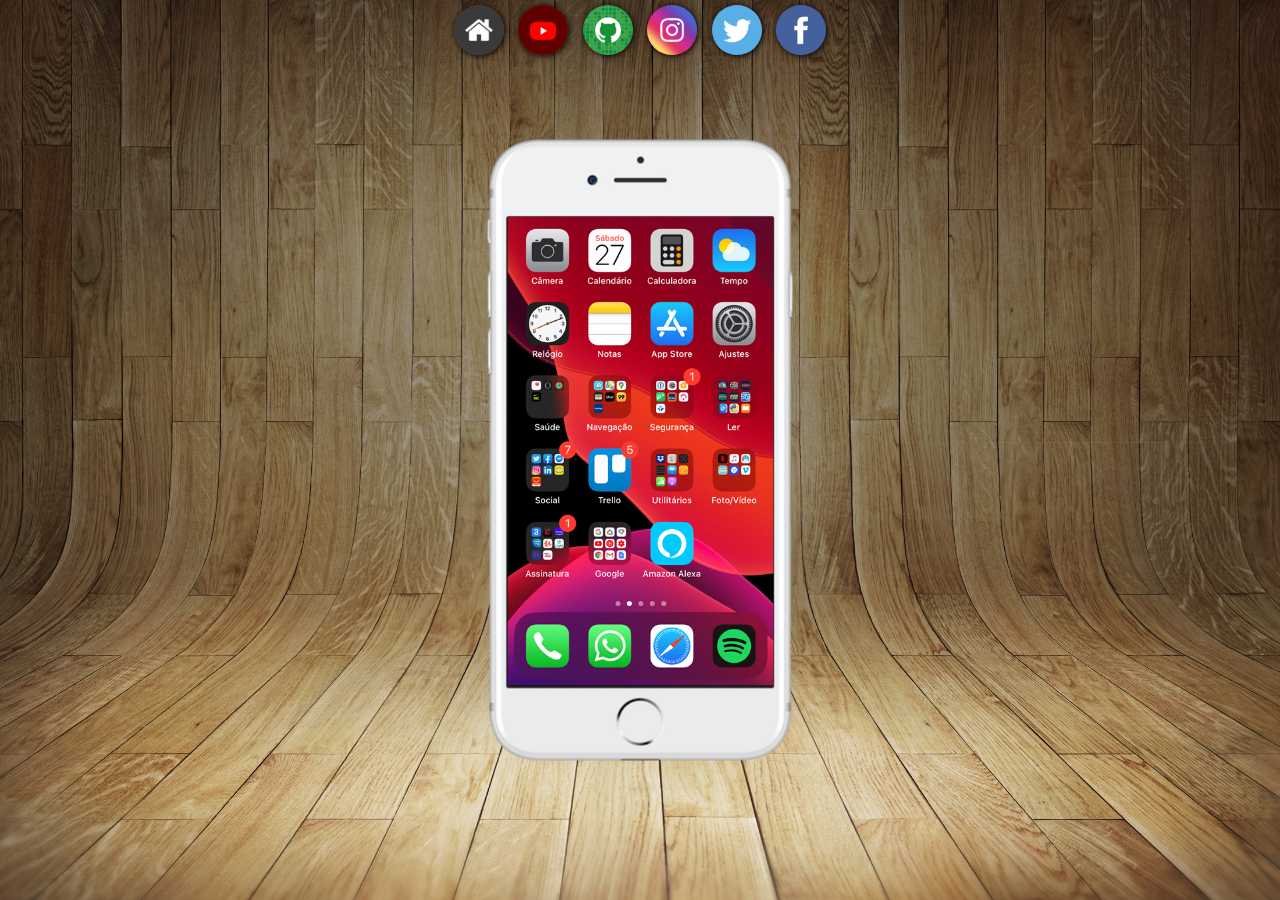
<file: index.html>
<!DOCTYPE html>
<html lang="pt-BR">
<head>
    <meta charset="UTF-8">
    <meta name="viewport" content="width=device-width, initial-scale=1.0">
    <link rel="shortcut icon" href="favicon.ico" type="image/x-icon">
    <link rel="stylesheet" href="estilos/style.css">
    <title>Projeto Social</title>
</head>
<body>
    <main>
        <section id="telefone">
            <iframe src="home.html" frameborder="0" name="tela" id="tela"></iframe>
        </section>
        <section id="redessociais">
            <a href="home.html" target="tela"><img src="imagens/logo-home.jpg" alt=""></a>
            <a href="youtube.html" target="tela"><img src="imagens/logo-youtube.jpg" alt=""></a>
            <a href="github.html" target="tela"><img src="imagens/logo-github.jpg" alt=""></a>
            <a href="instagram.html" target="tela"><img src="imagens/logo-instagram.jpg" alt=""></a>
            <a href="twitter.html" target="tela"><img src="imagens/logo-twitter.jpg" alt=""></a>
            <a href="facebook.html" target="tela"><img src="imagens/logo-facebook.jpg" alt=""></a>
        </section>
    </main>
</body>
</html>
</file>
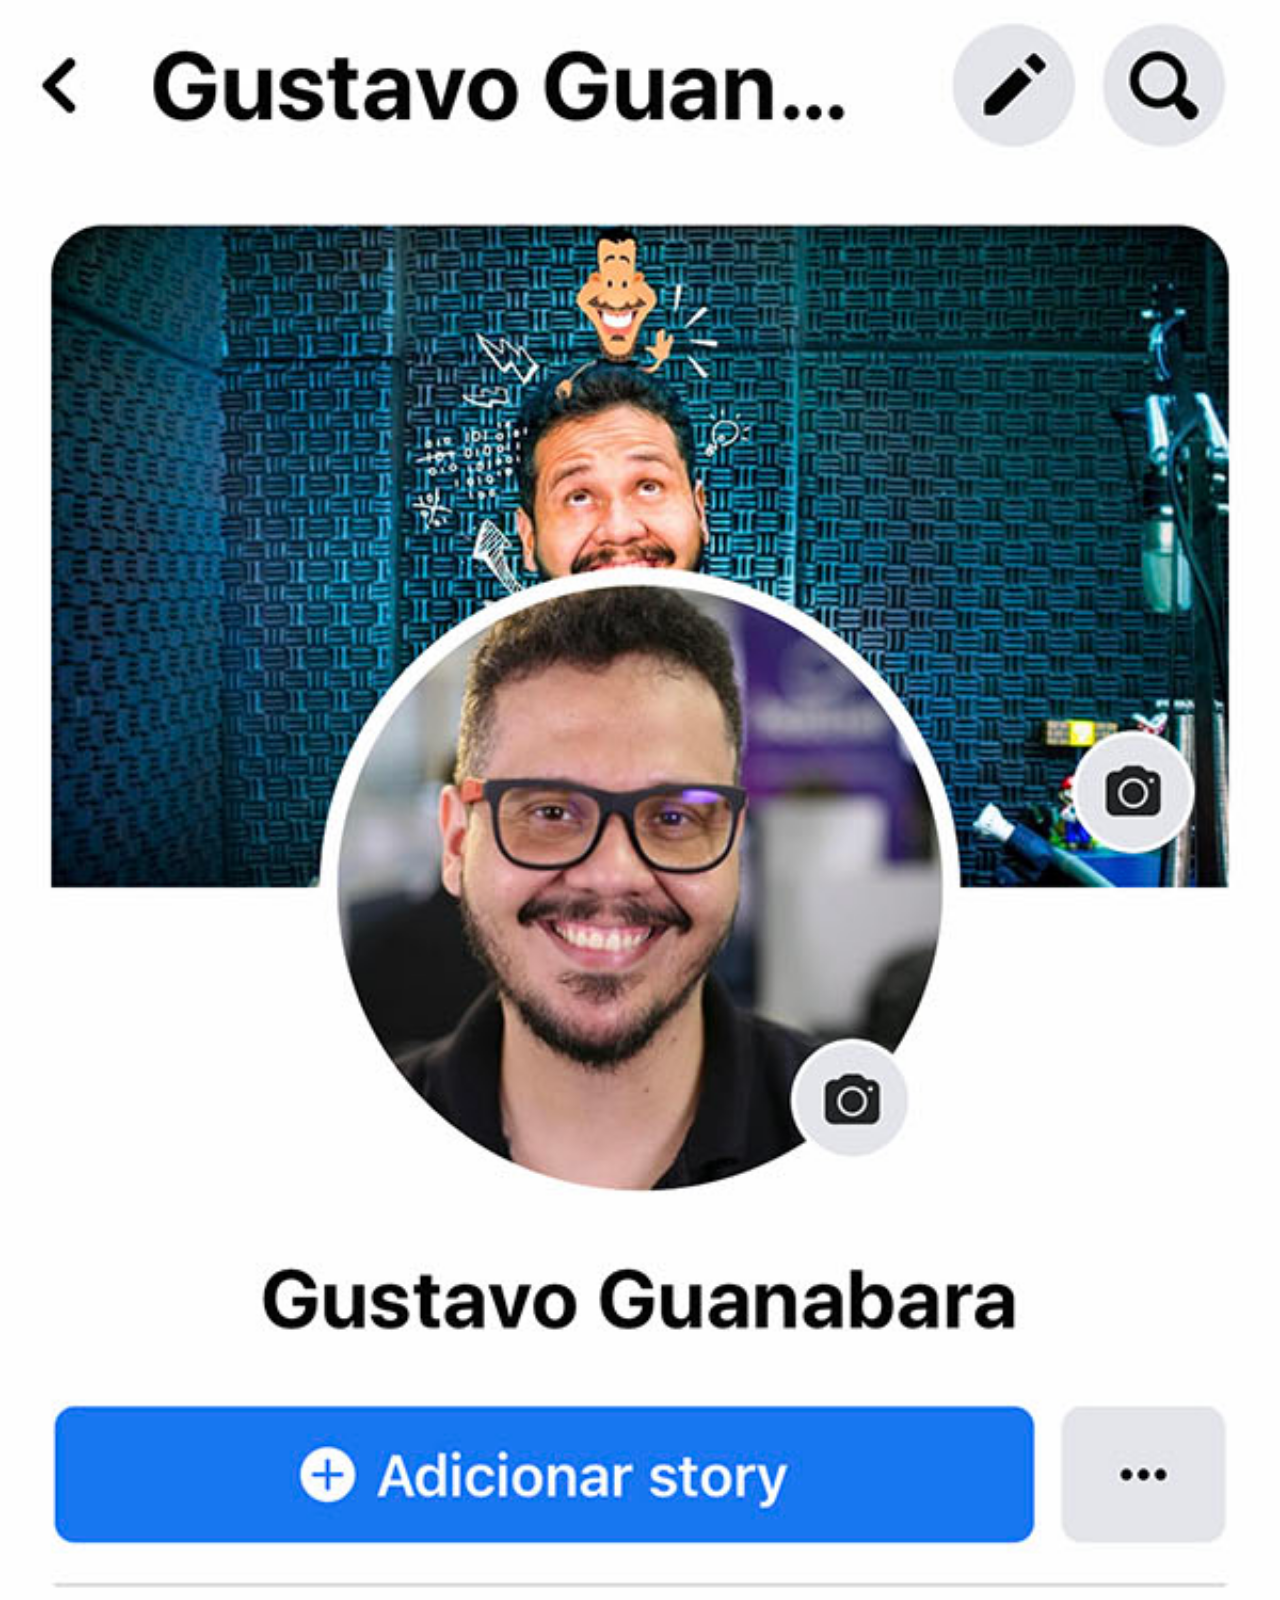
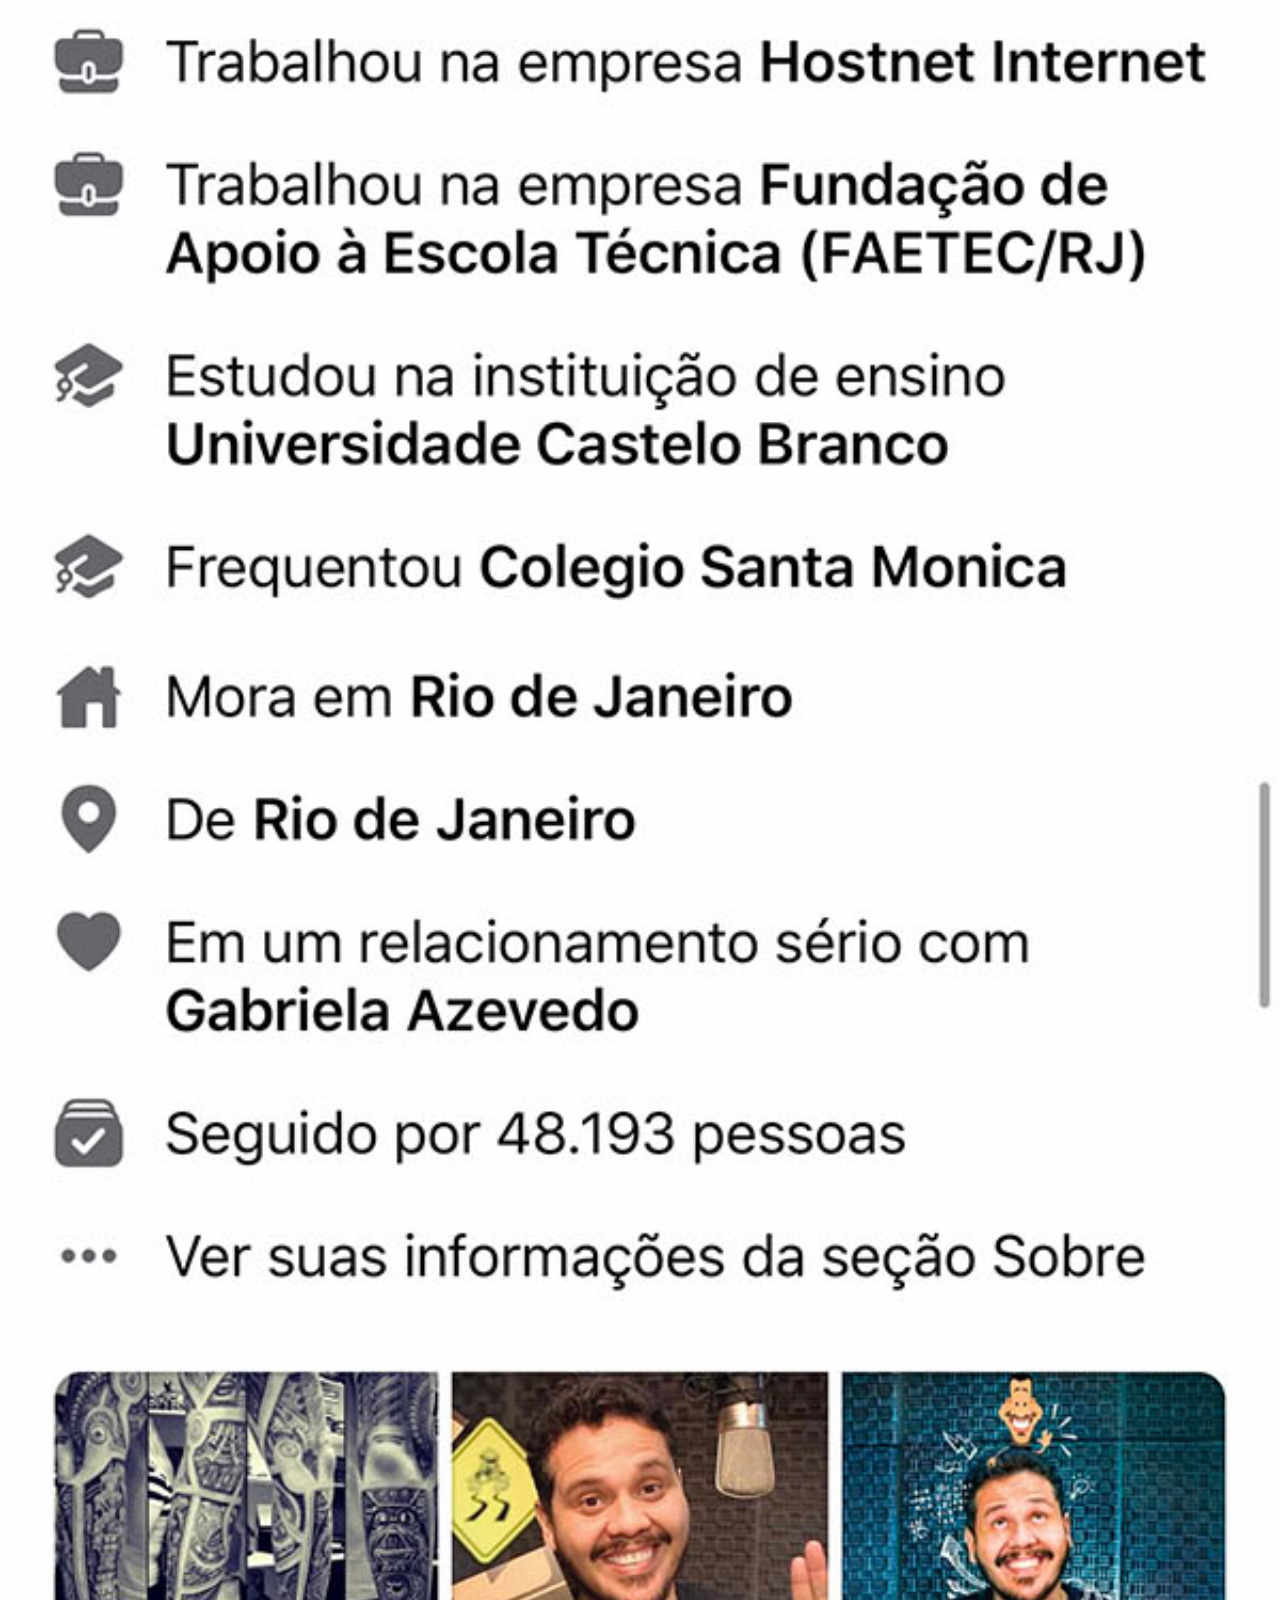
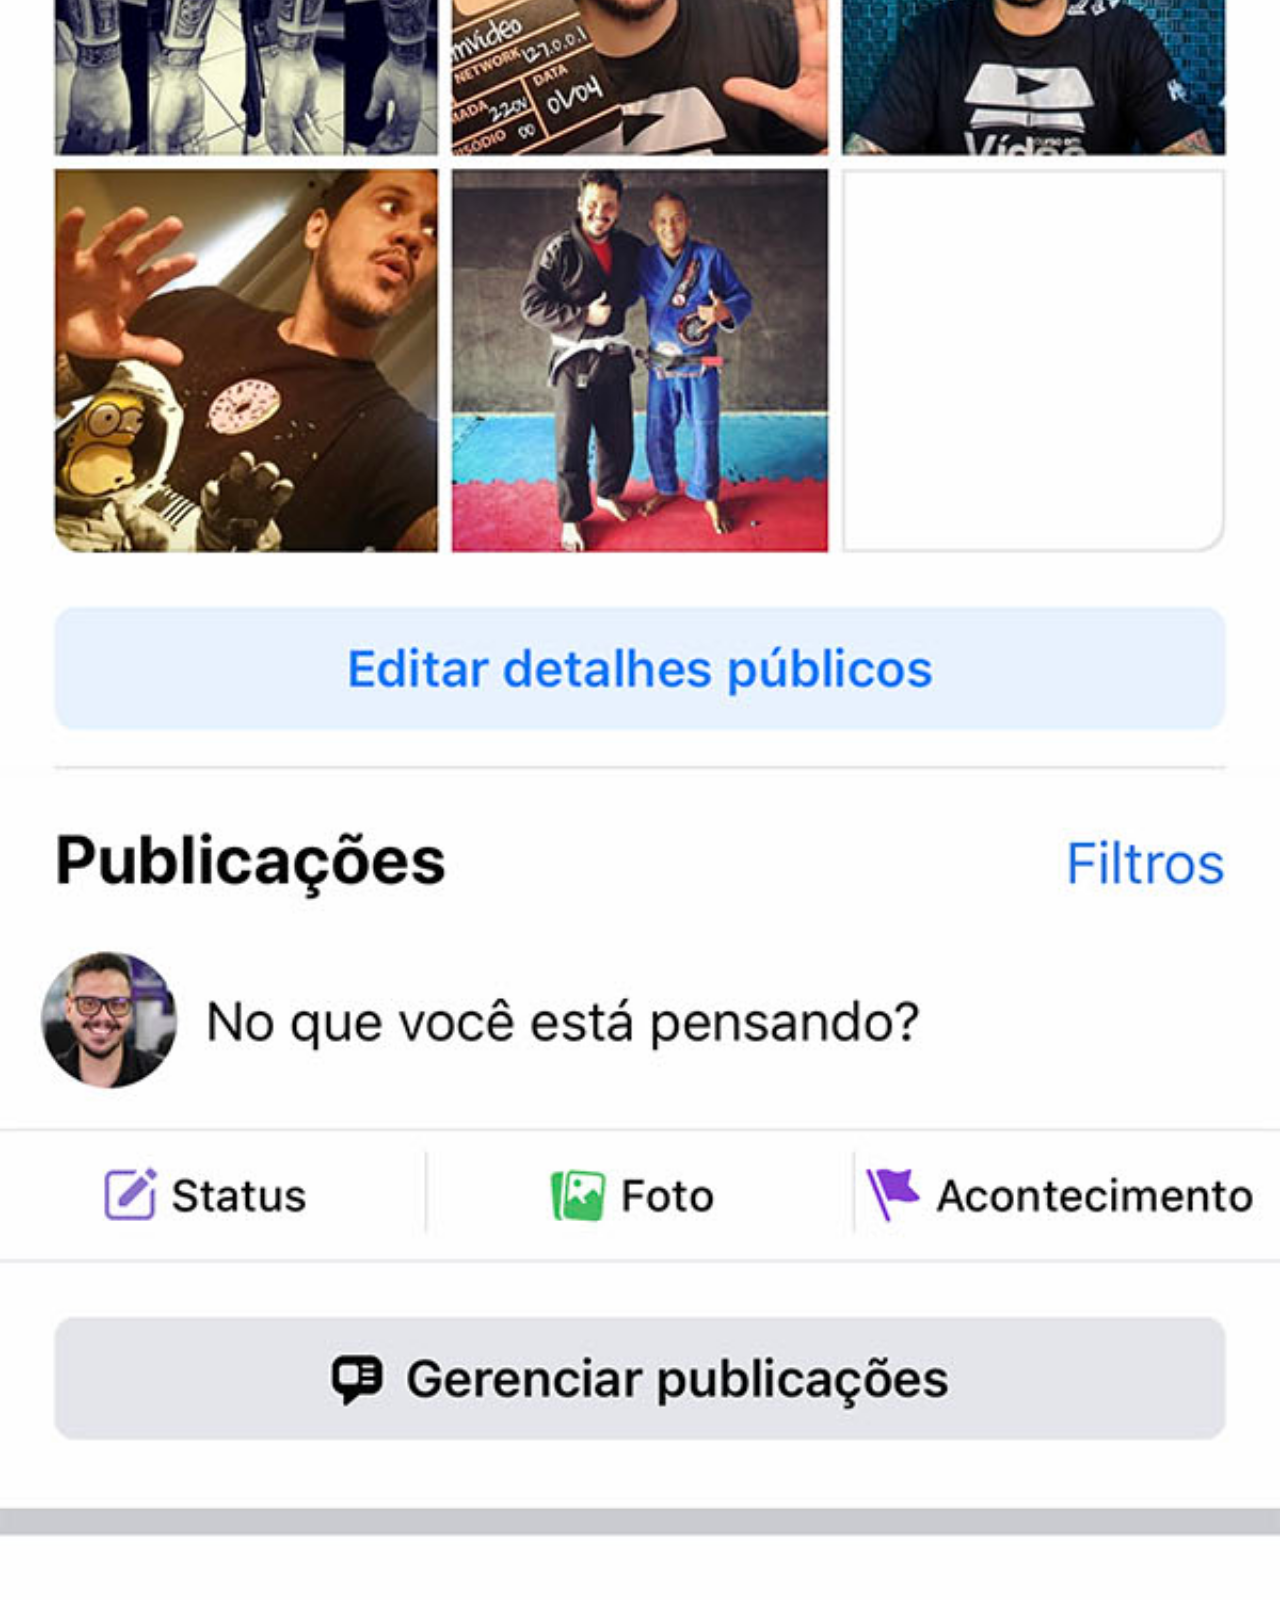
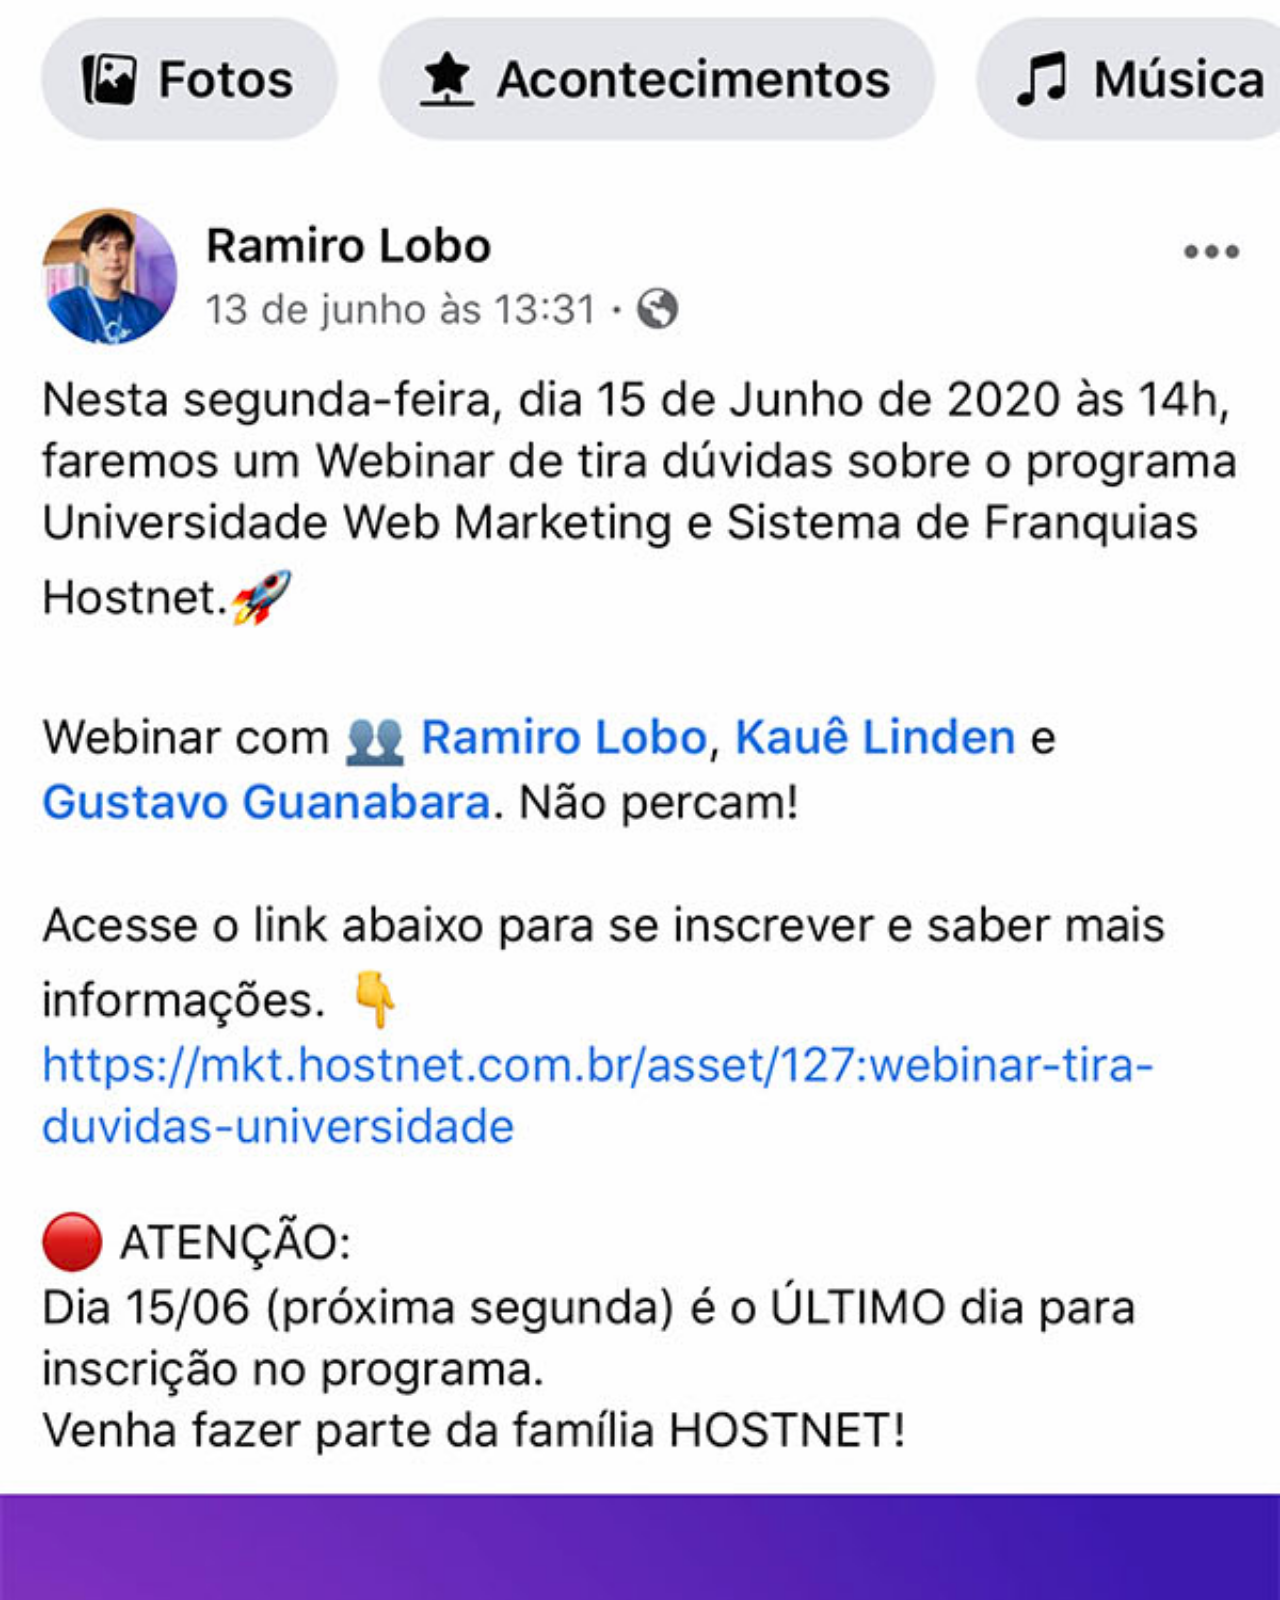
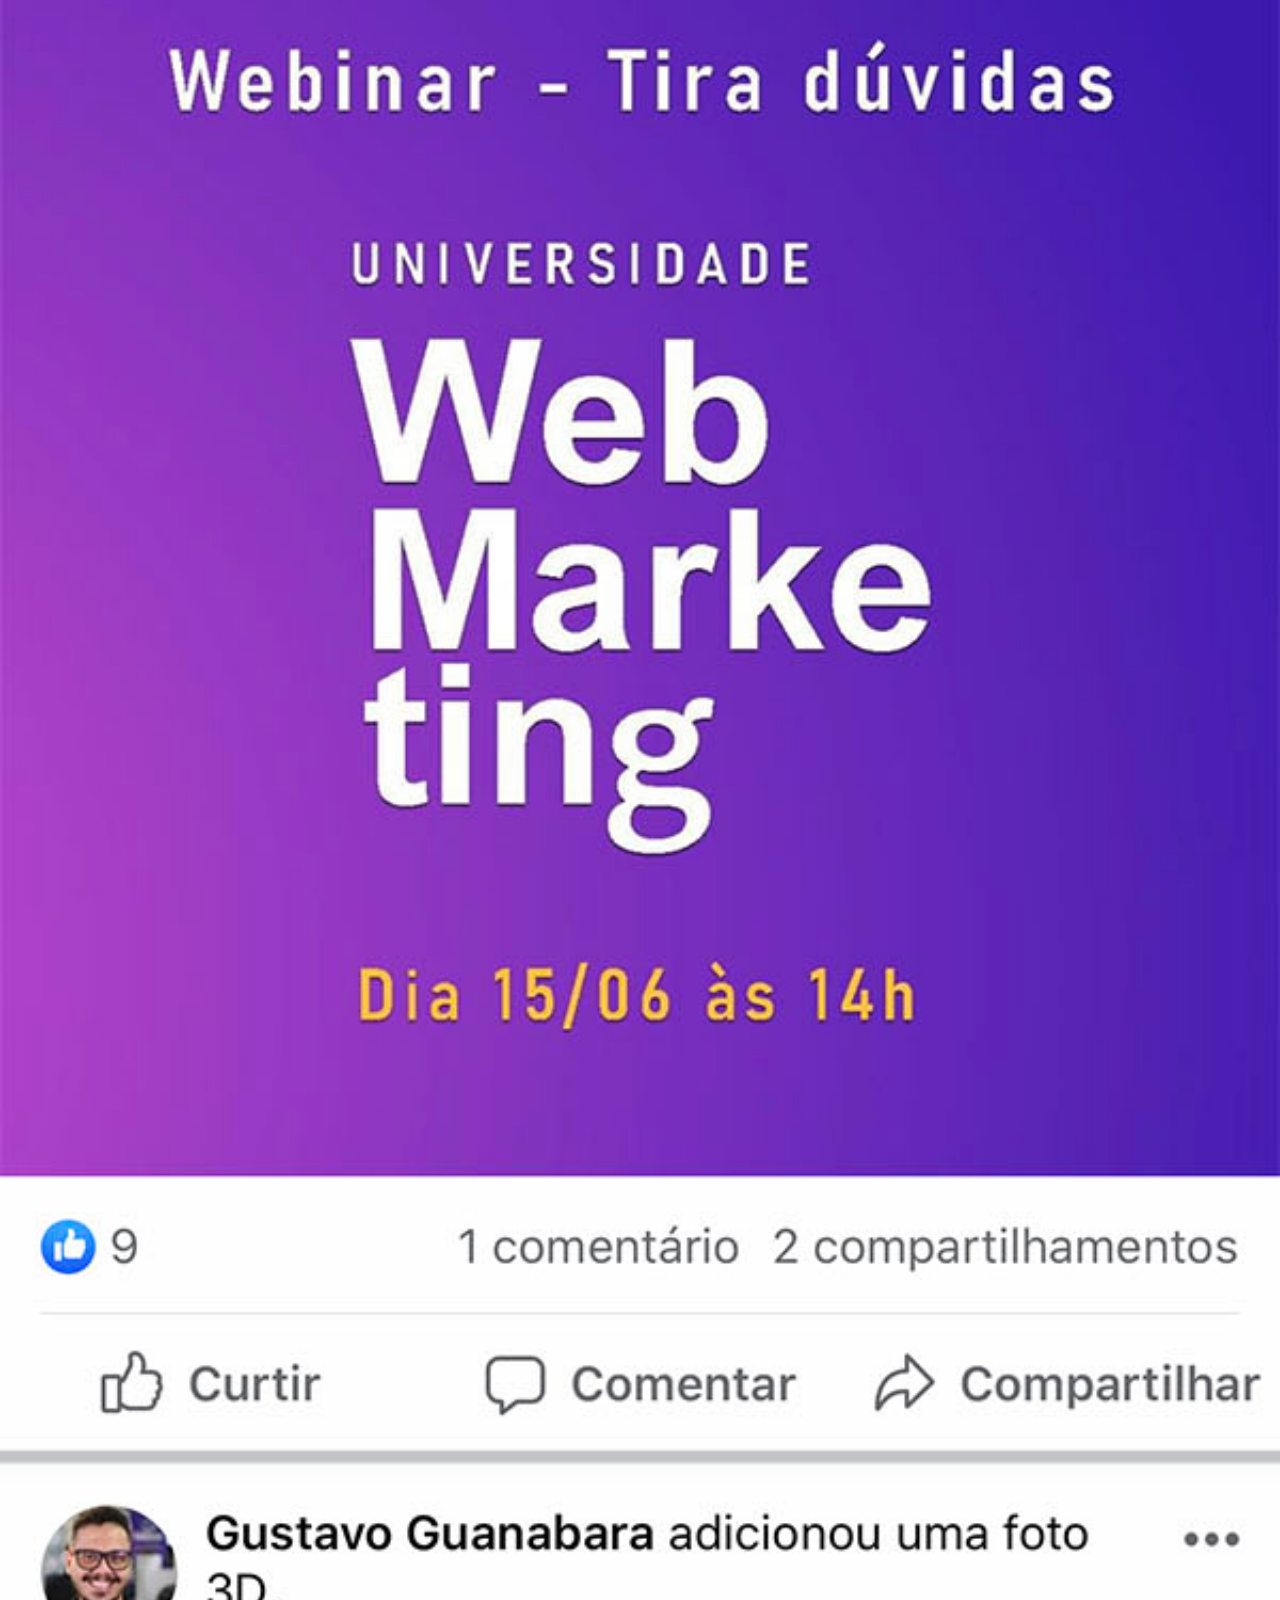
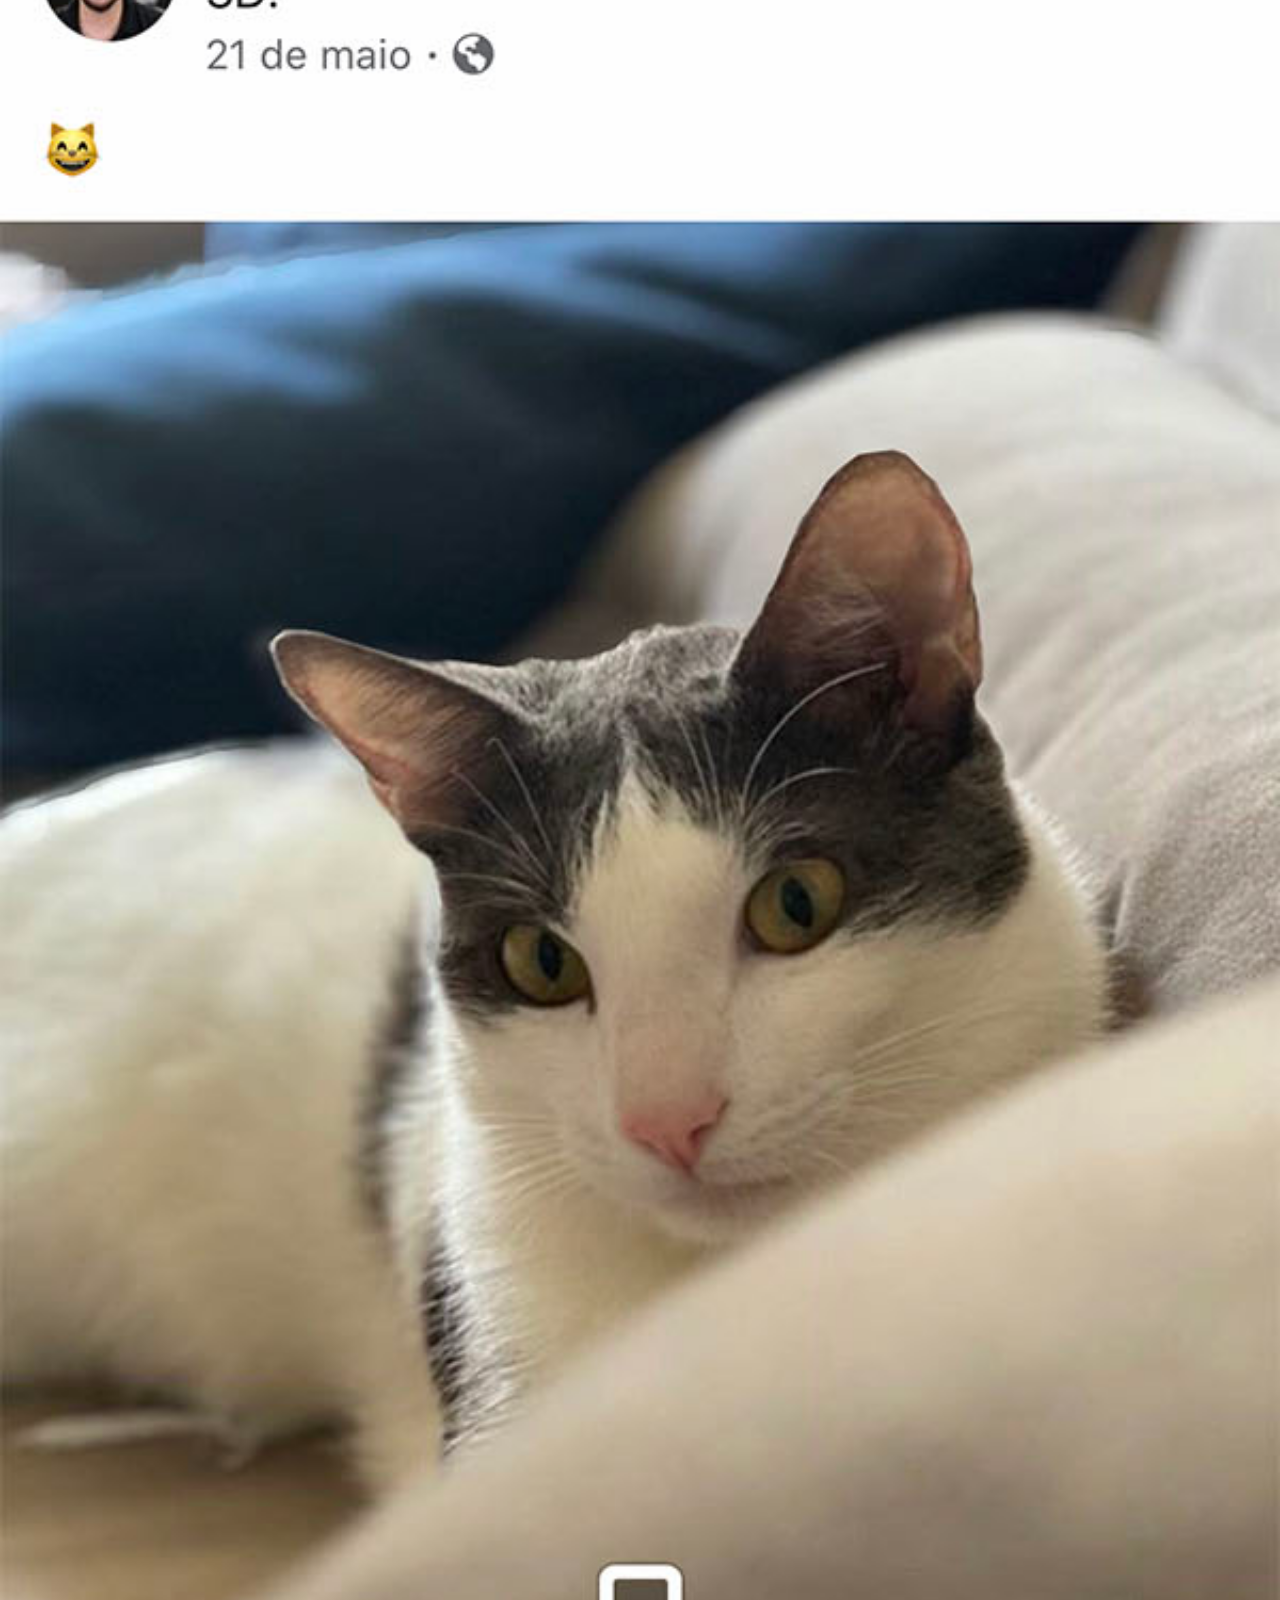
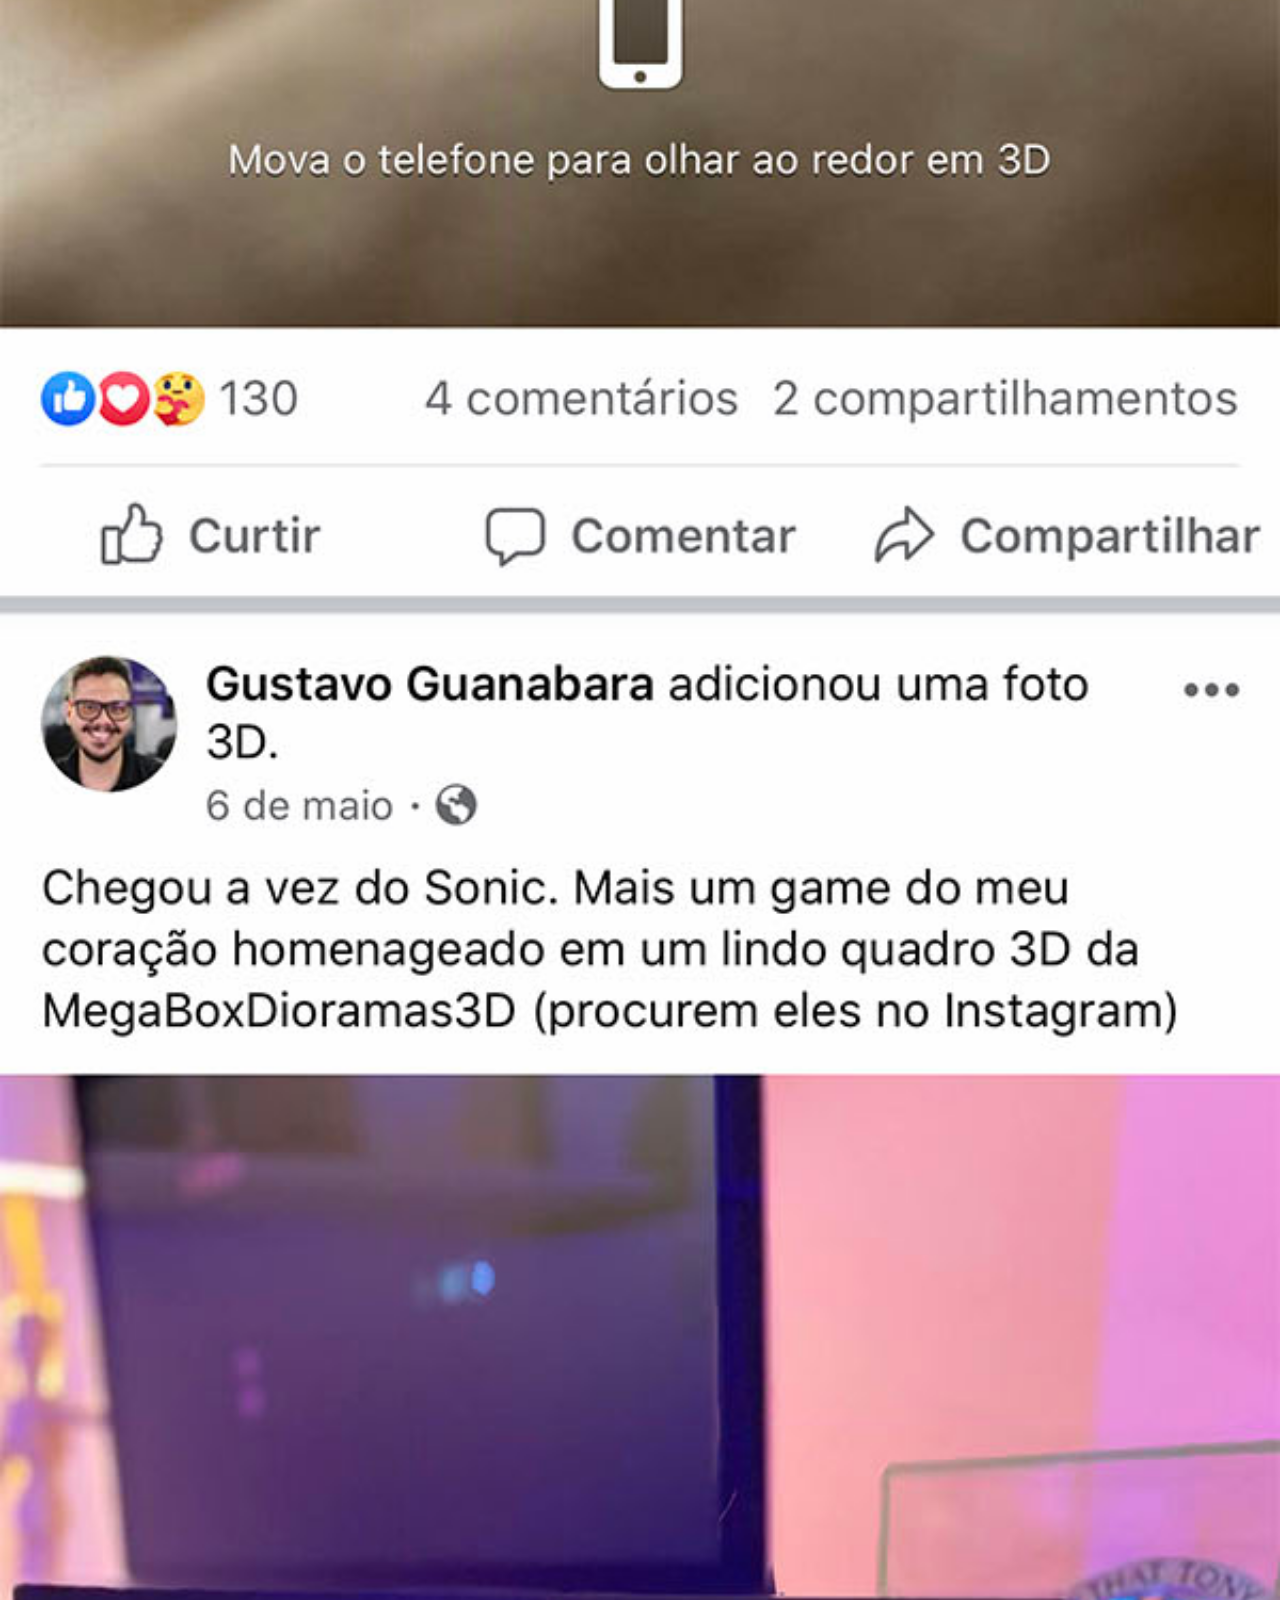
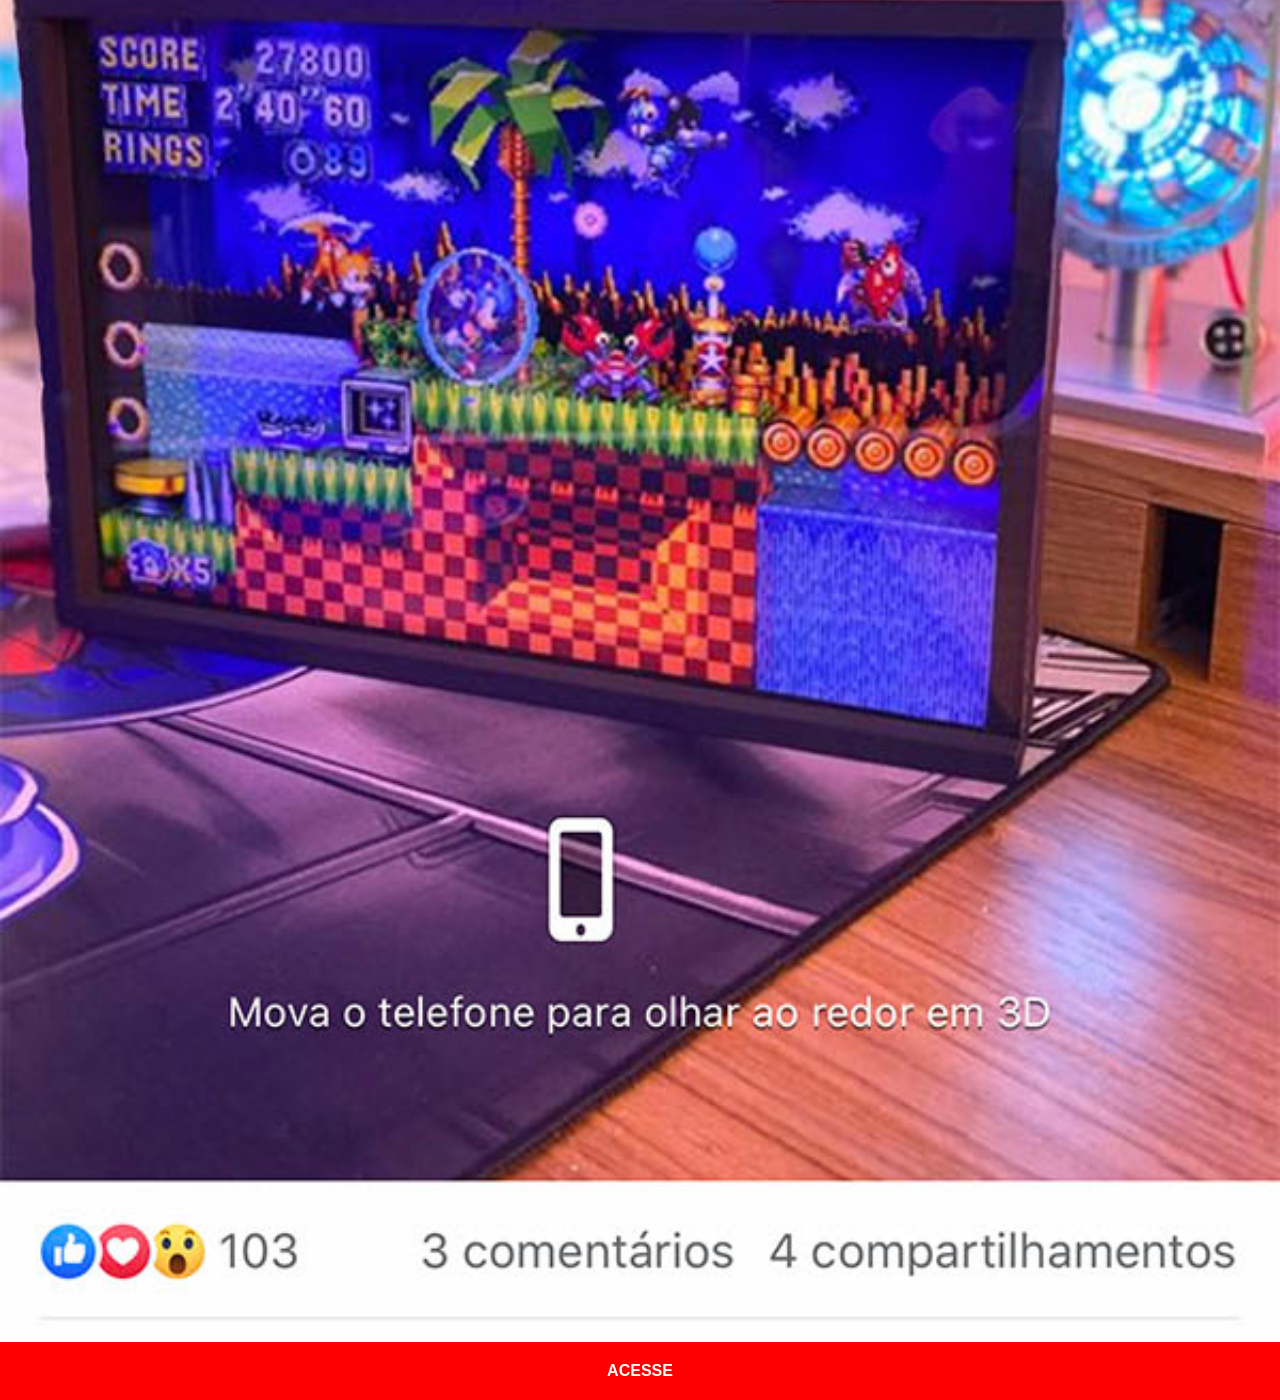
<file: facebook.html>
<!DOCTYPE html>
<html lang="pt-BR">
<head>
    <meta charset="UTF-8">
    <meta name="viewport" content="width=device-width, initial-scale=1.0">
    <title>Facebook</title>
    <link rel="stylesheet" href="estilos/social.css">
</head>
<body>
    <img src="imagens/tela-facebook.jpg">
    <a href="" target="_blank">ACESSE</a>
</body>
</html>
</file>
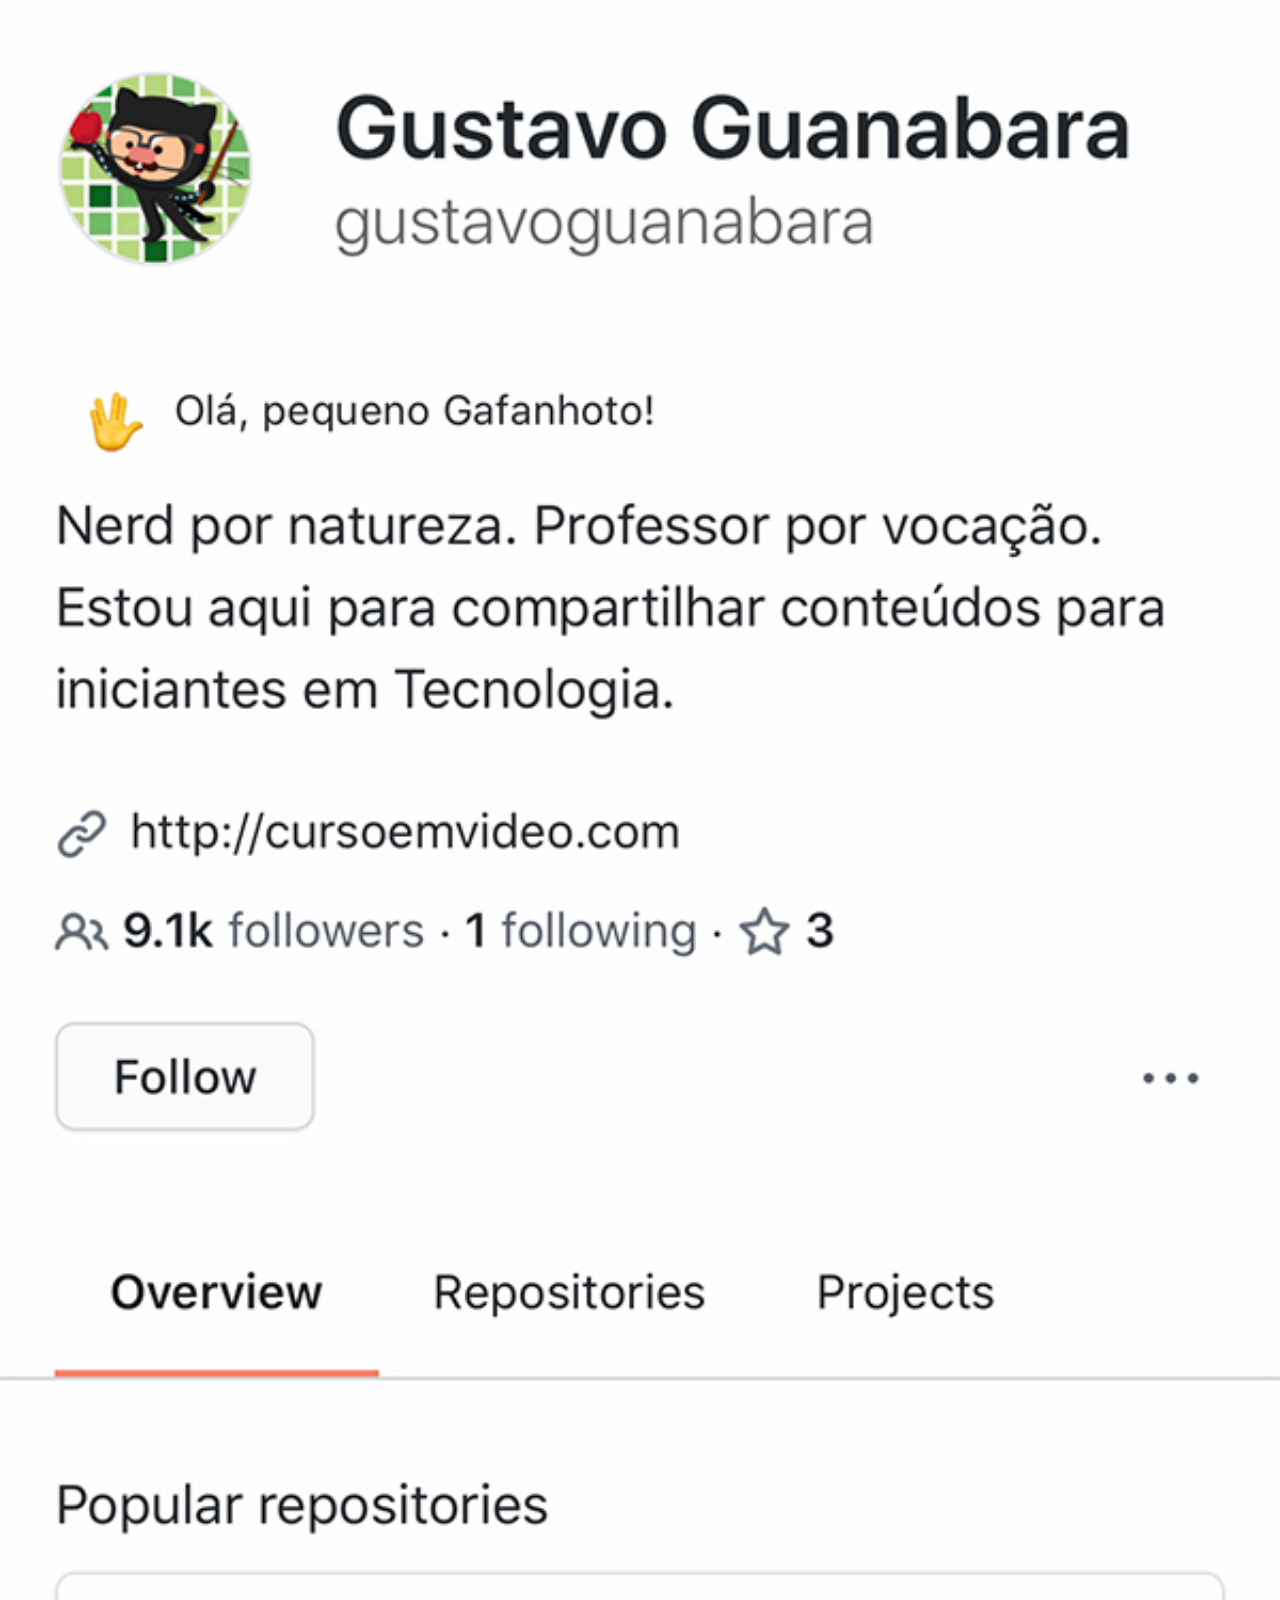
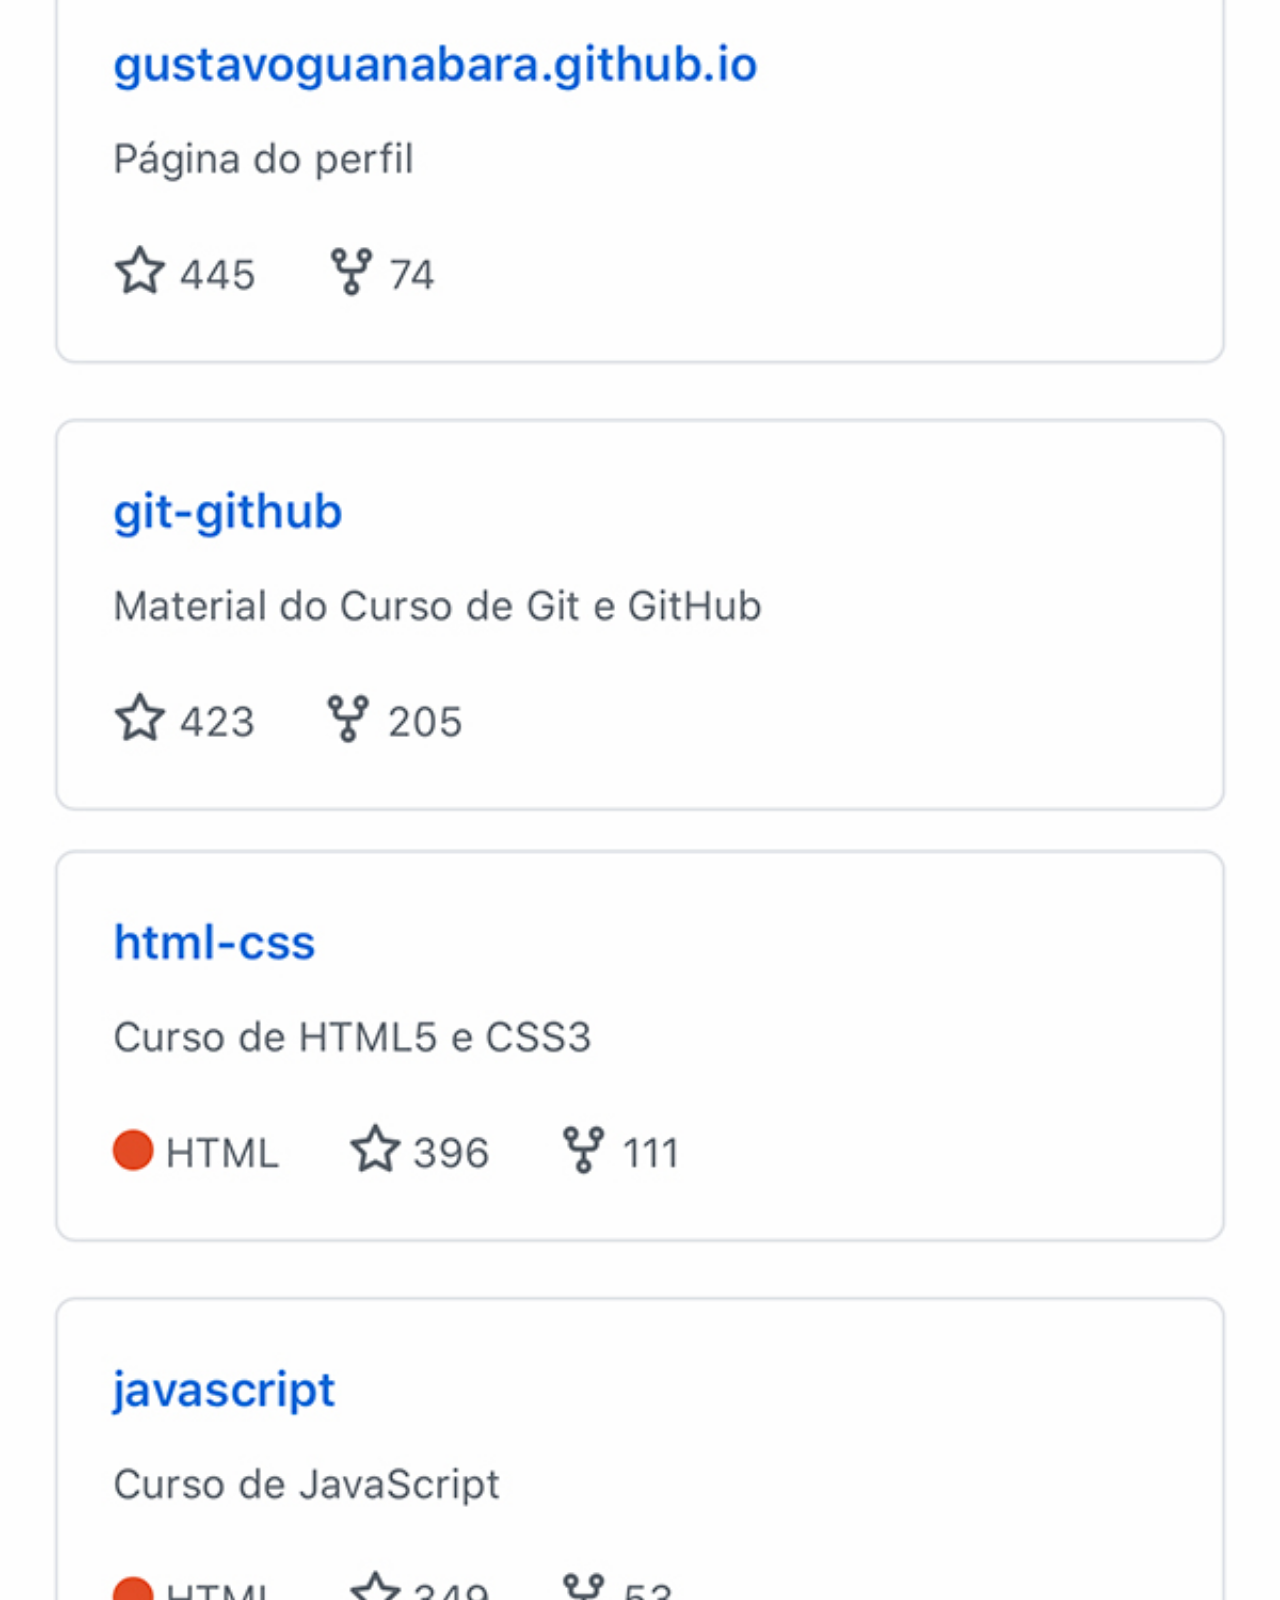
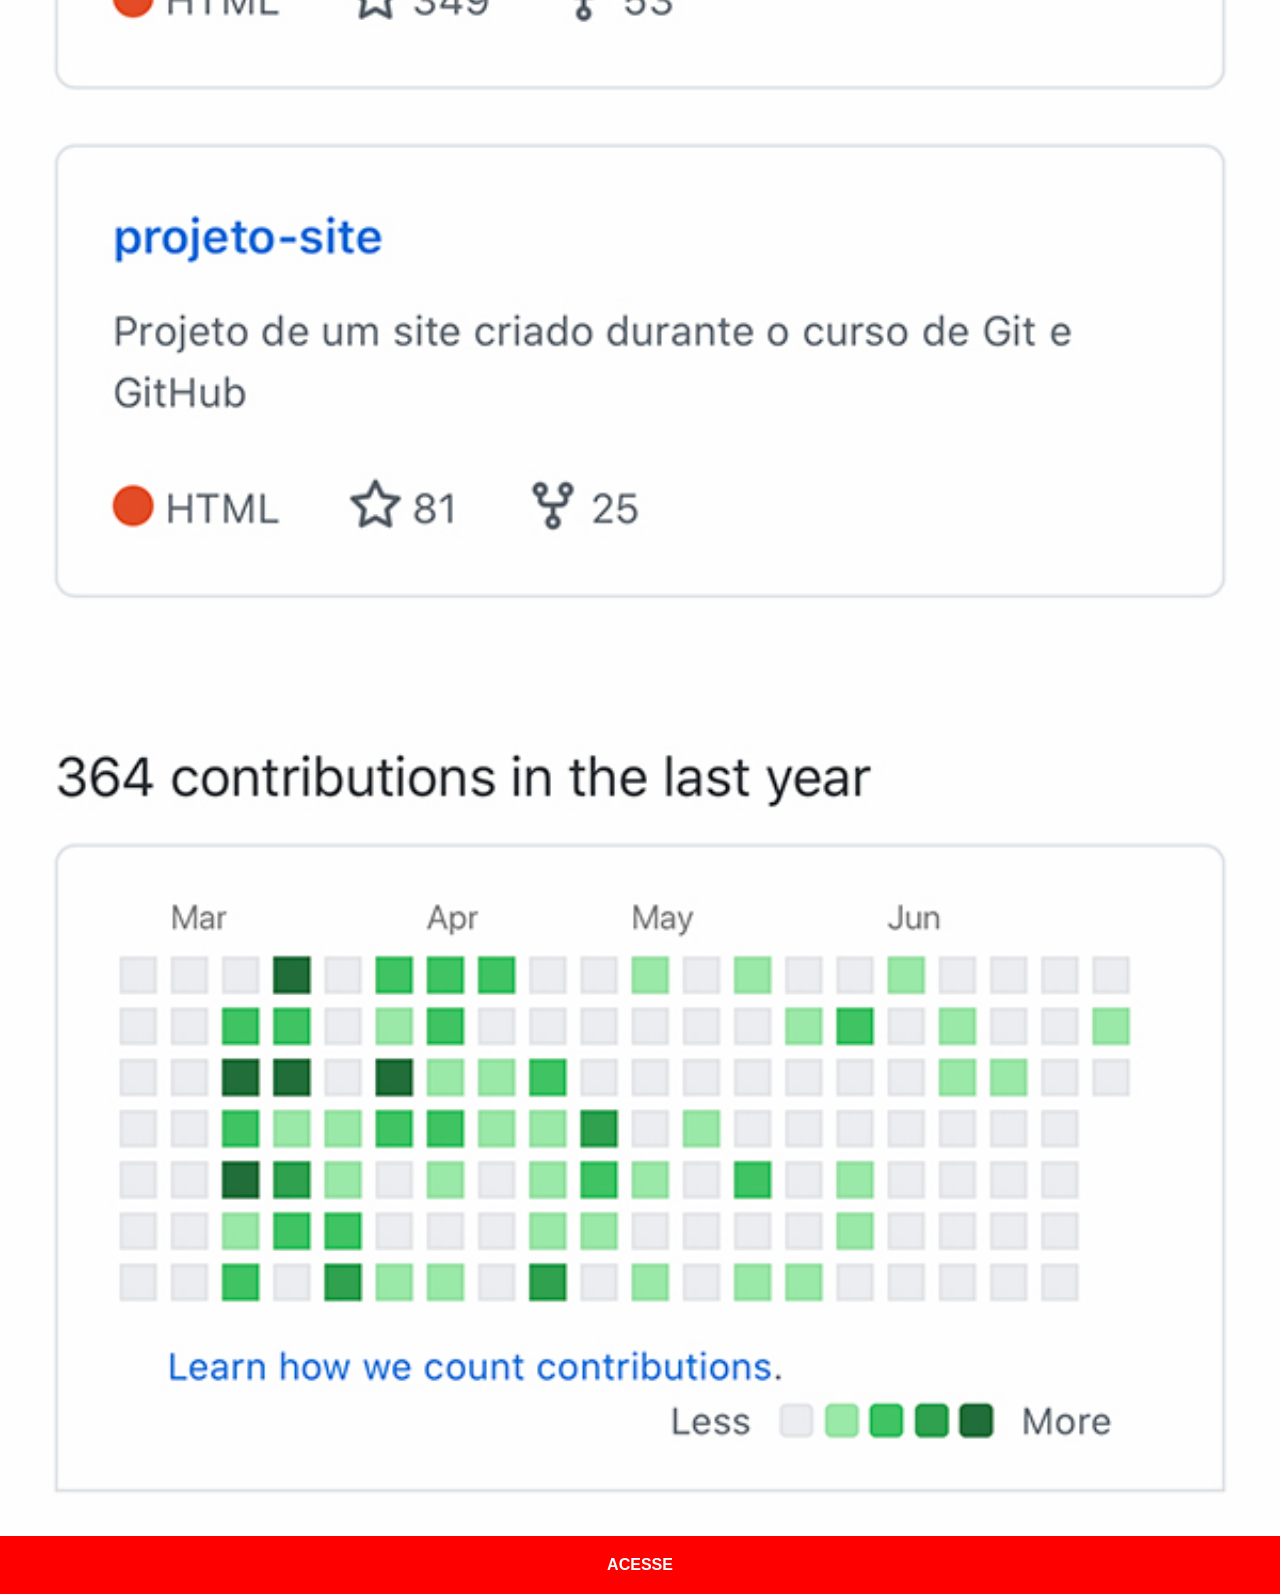
<file: github.html>
<!DOCTYPE html>
<html lang="pt-BR">
<head>
    <meta charset="UTF-8">
    <meta name="viewport" content="width=device-width, initial-scale=1.0">
    <title>Github</title>
    <link rel="stylesheet" href="estilos/social.css">
</head>
<body>
    <img src="imagens/tela-github.jpg" alt="">
    <a href="" target="_blank">ACESSE</a>
</body>
</html>
</file>
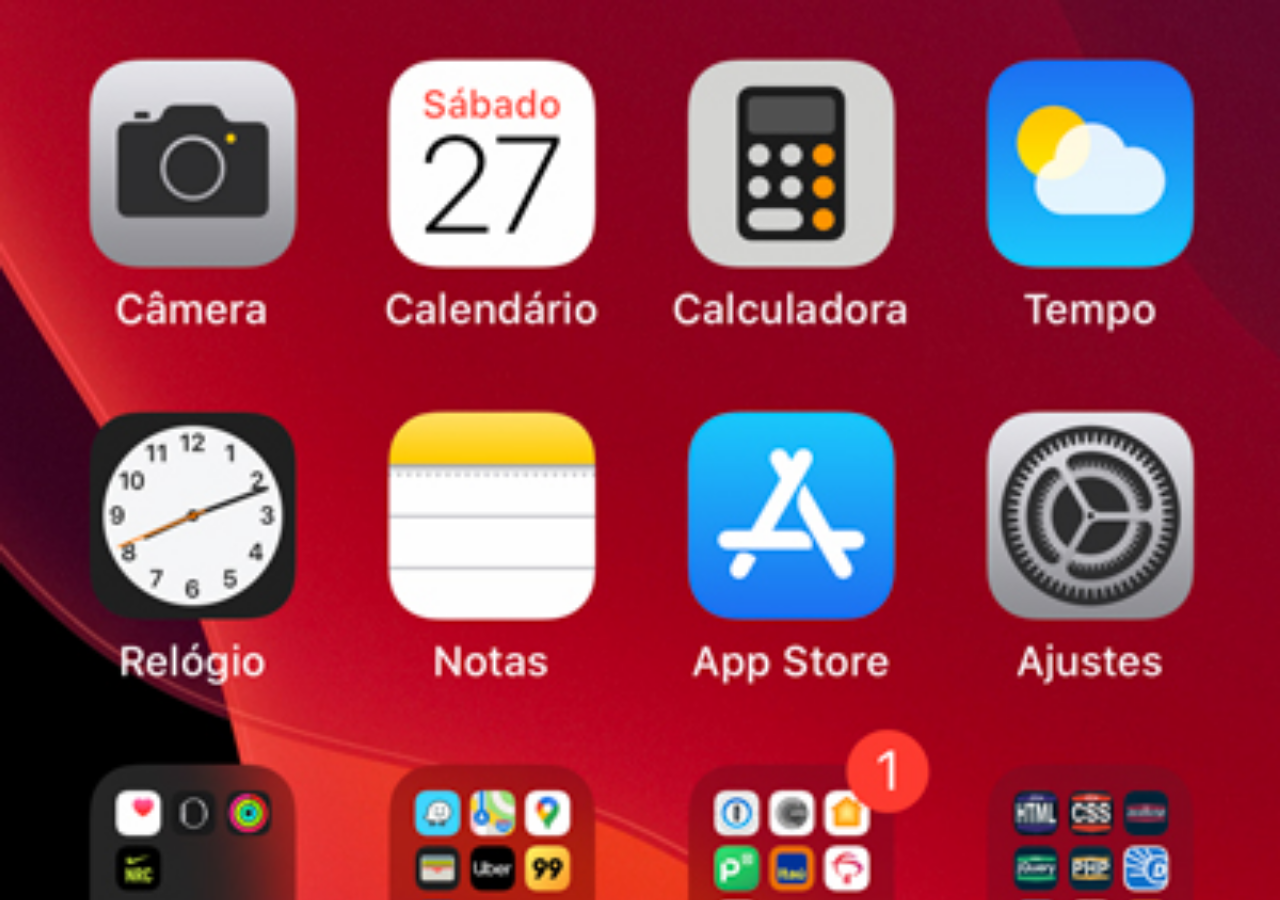
<file: home.html>
<!DOCTYPE html>
<html lang="pt-BR">
<head>
    <meta charset="UTF-8">
    <meta name="viewport" content="width=device-width, initial-scale=1.0">
    <title>Home</title>
    <style>
        * {
            margin: 0px;
            padding: 0px;
        }
        body {
            width: 100vw;
            height: 100vh;
            background: black url(imagens/tela-home.jpg) no-repeat top center;
            background-size: cover;
        }
    </style>
</head>
<body>
    
</body>
</html>
</file>
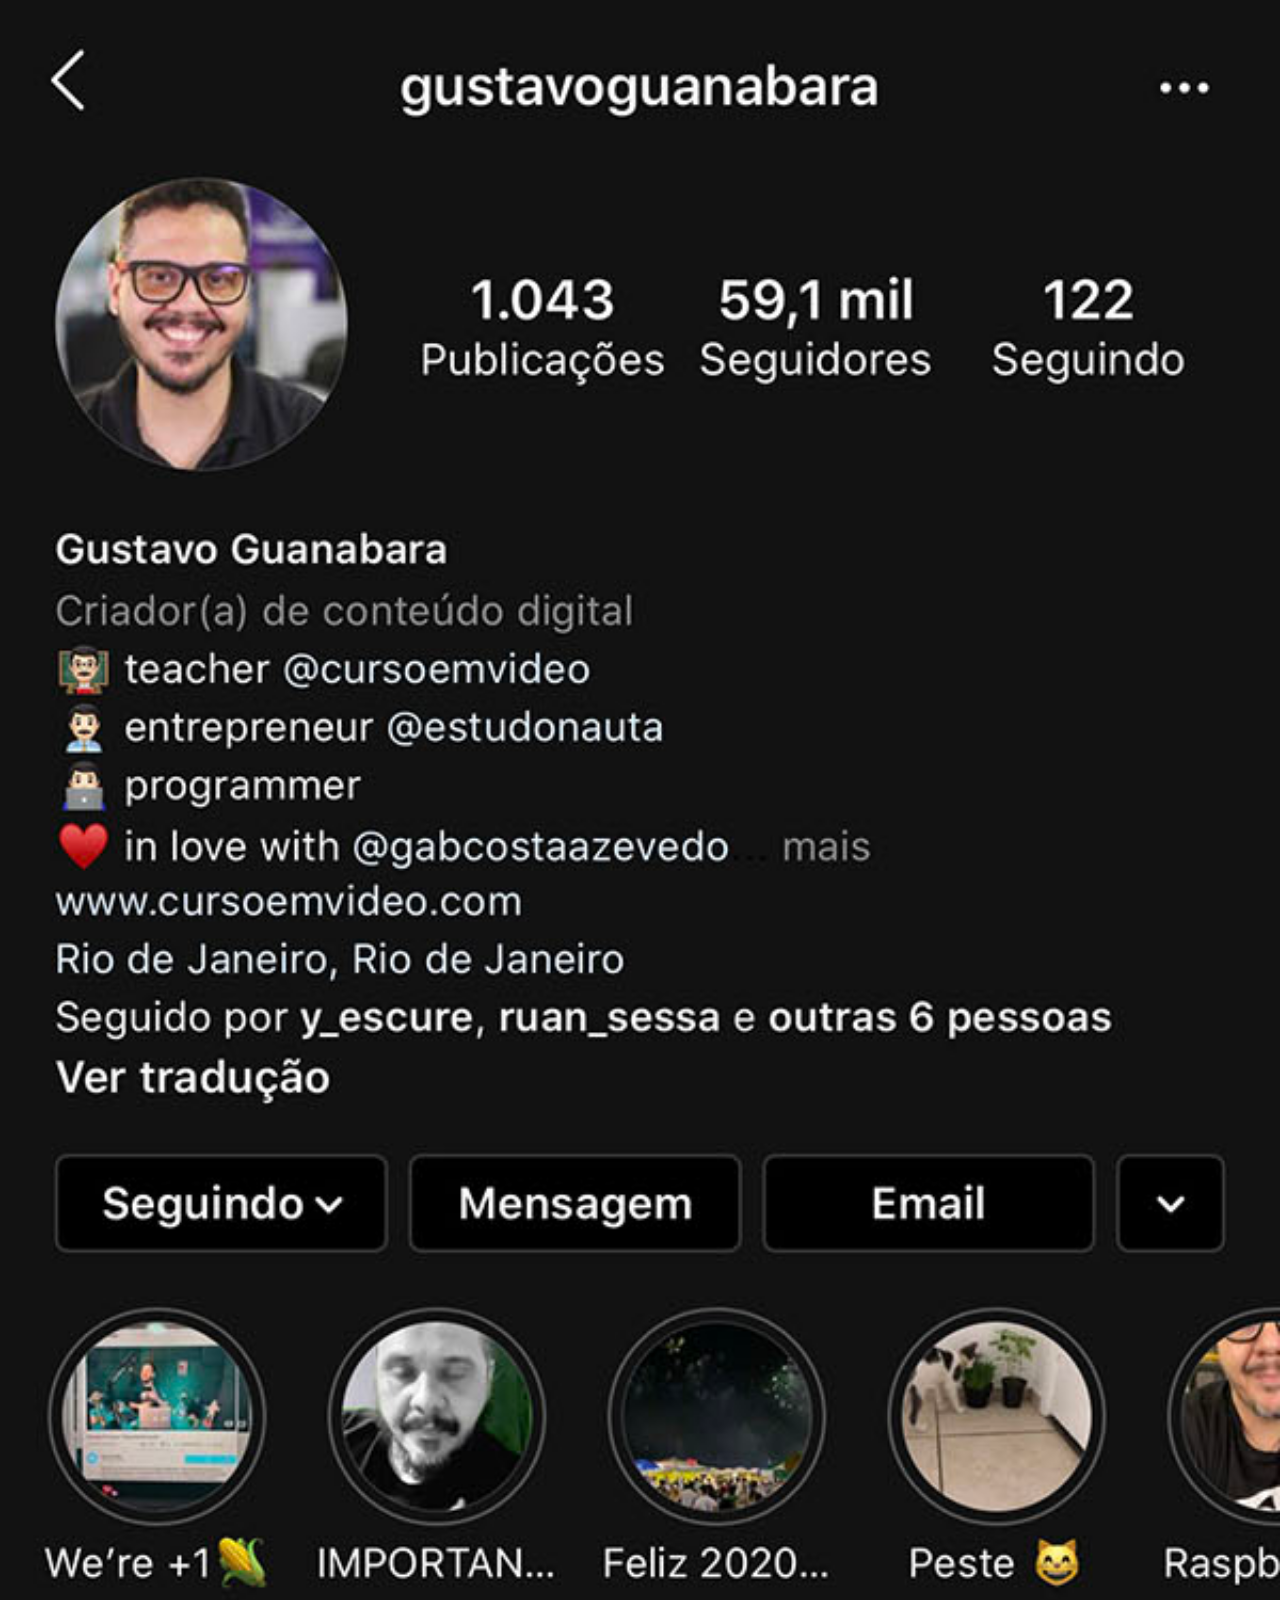
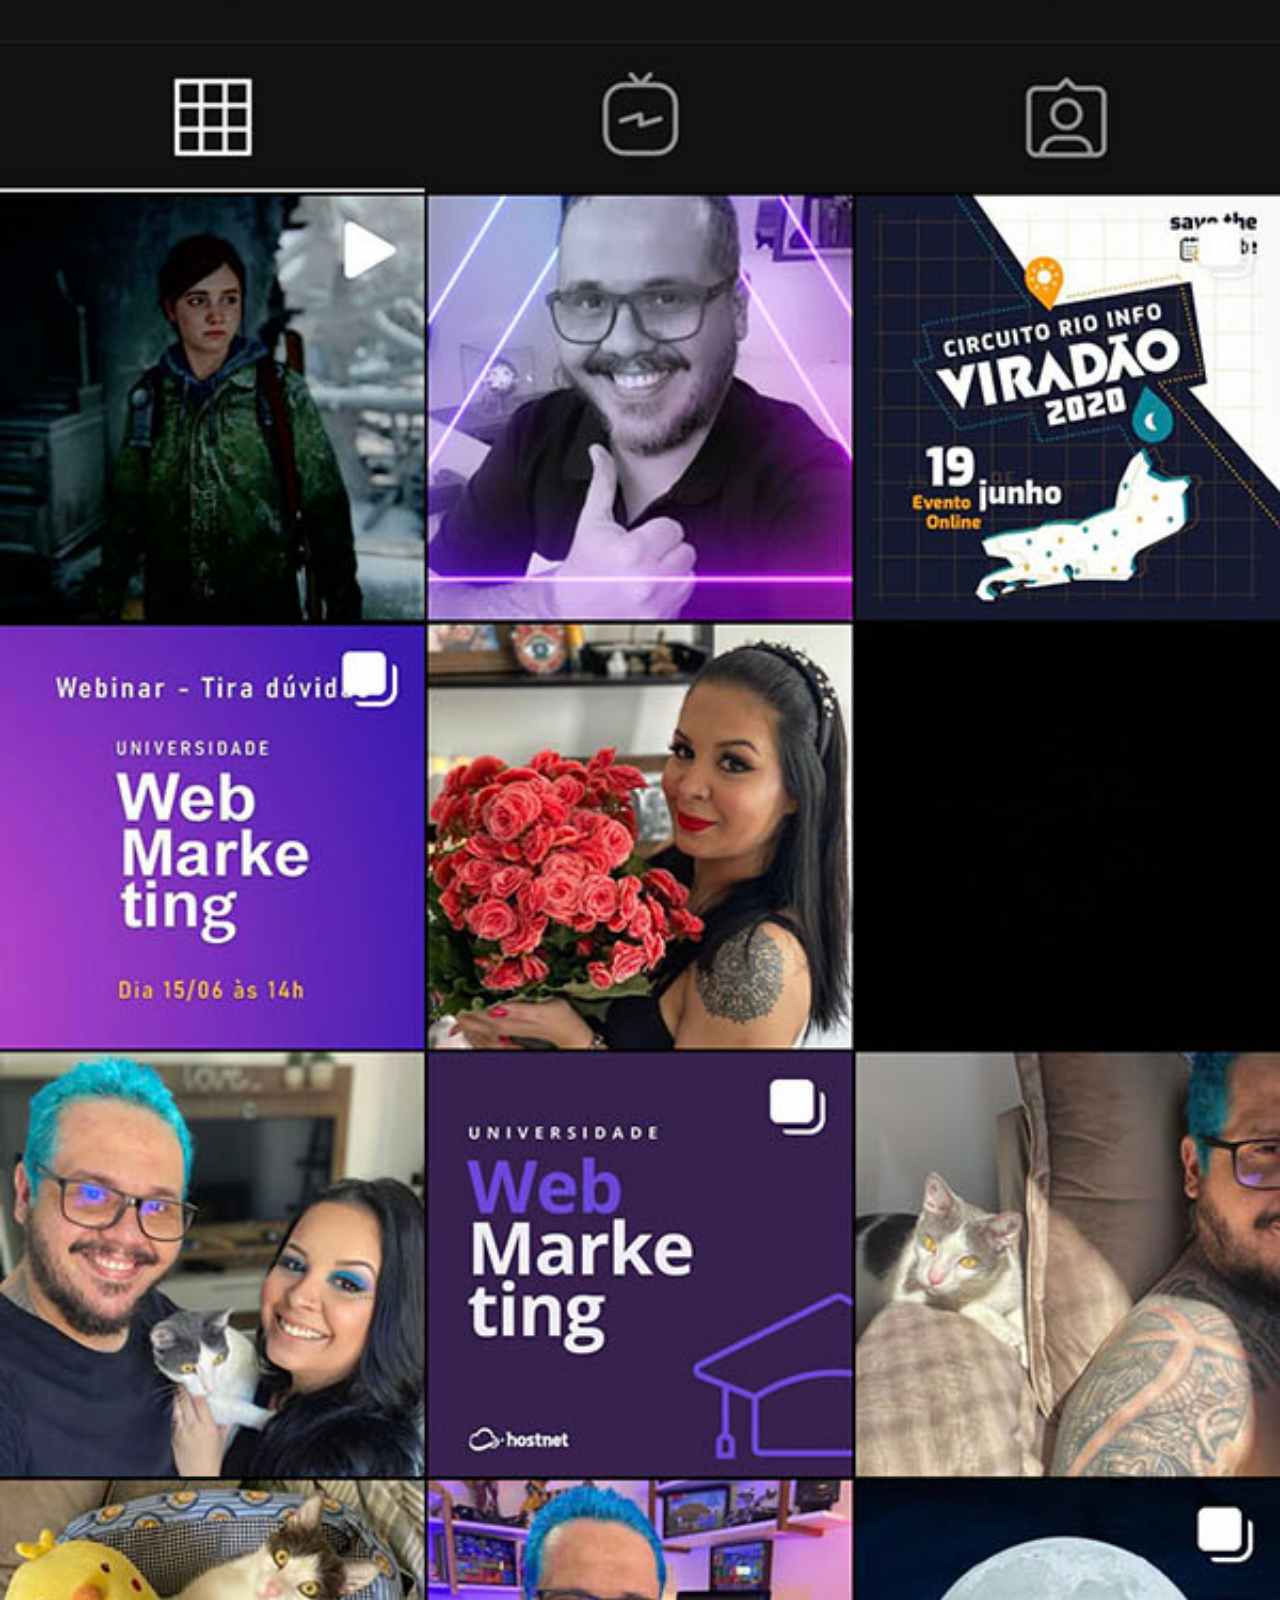
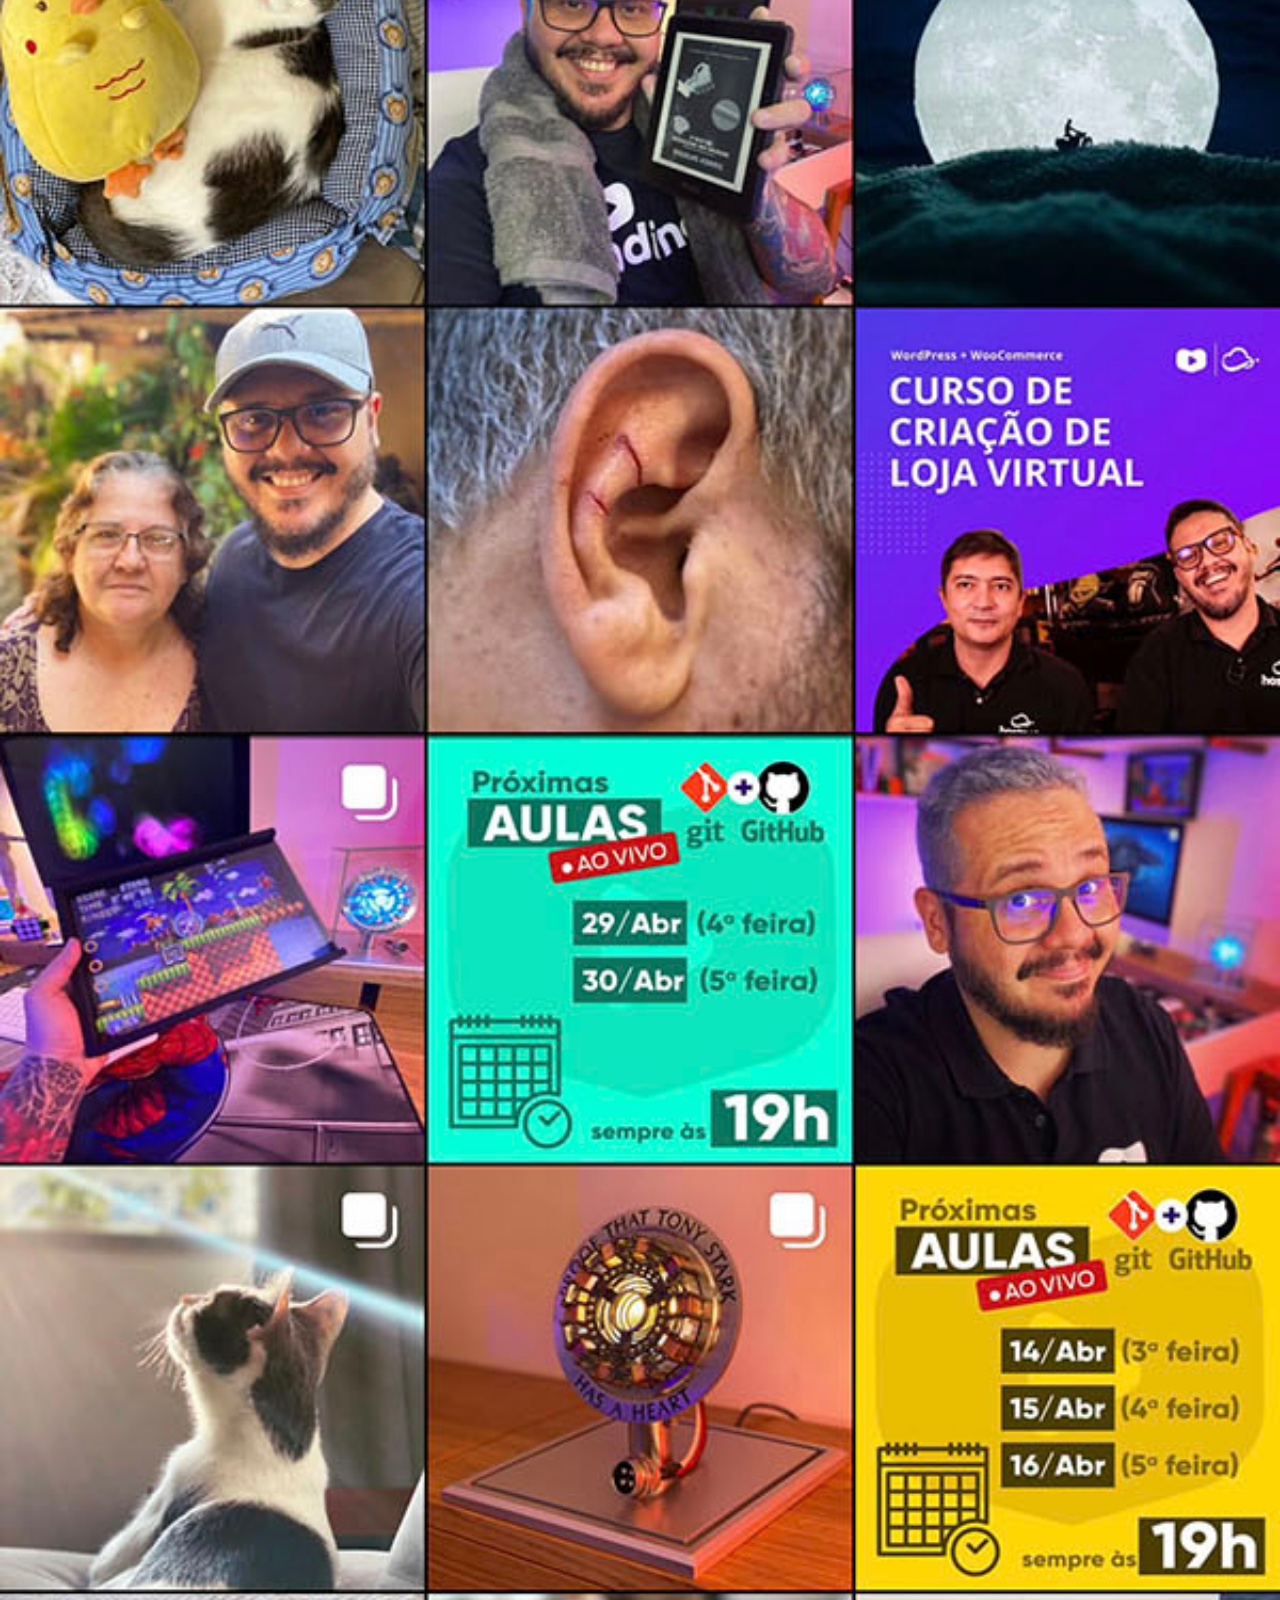
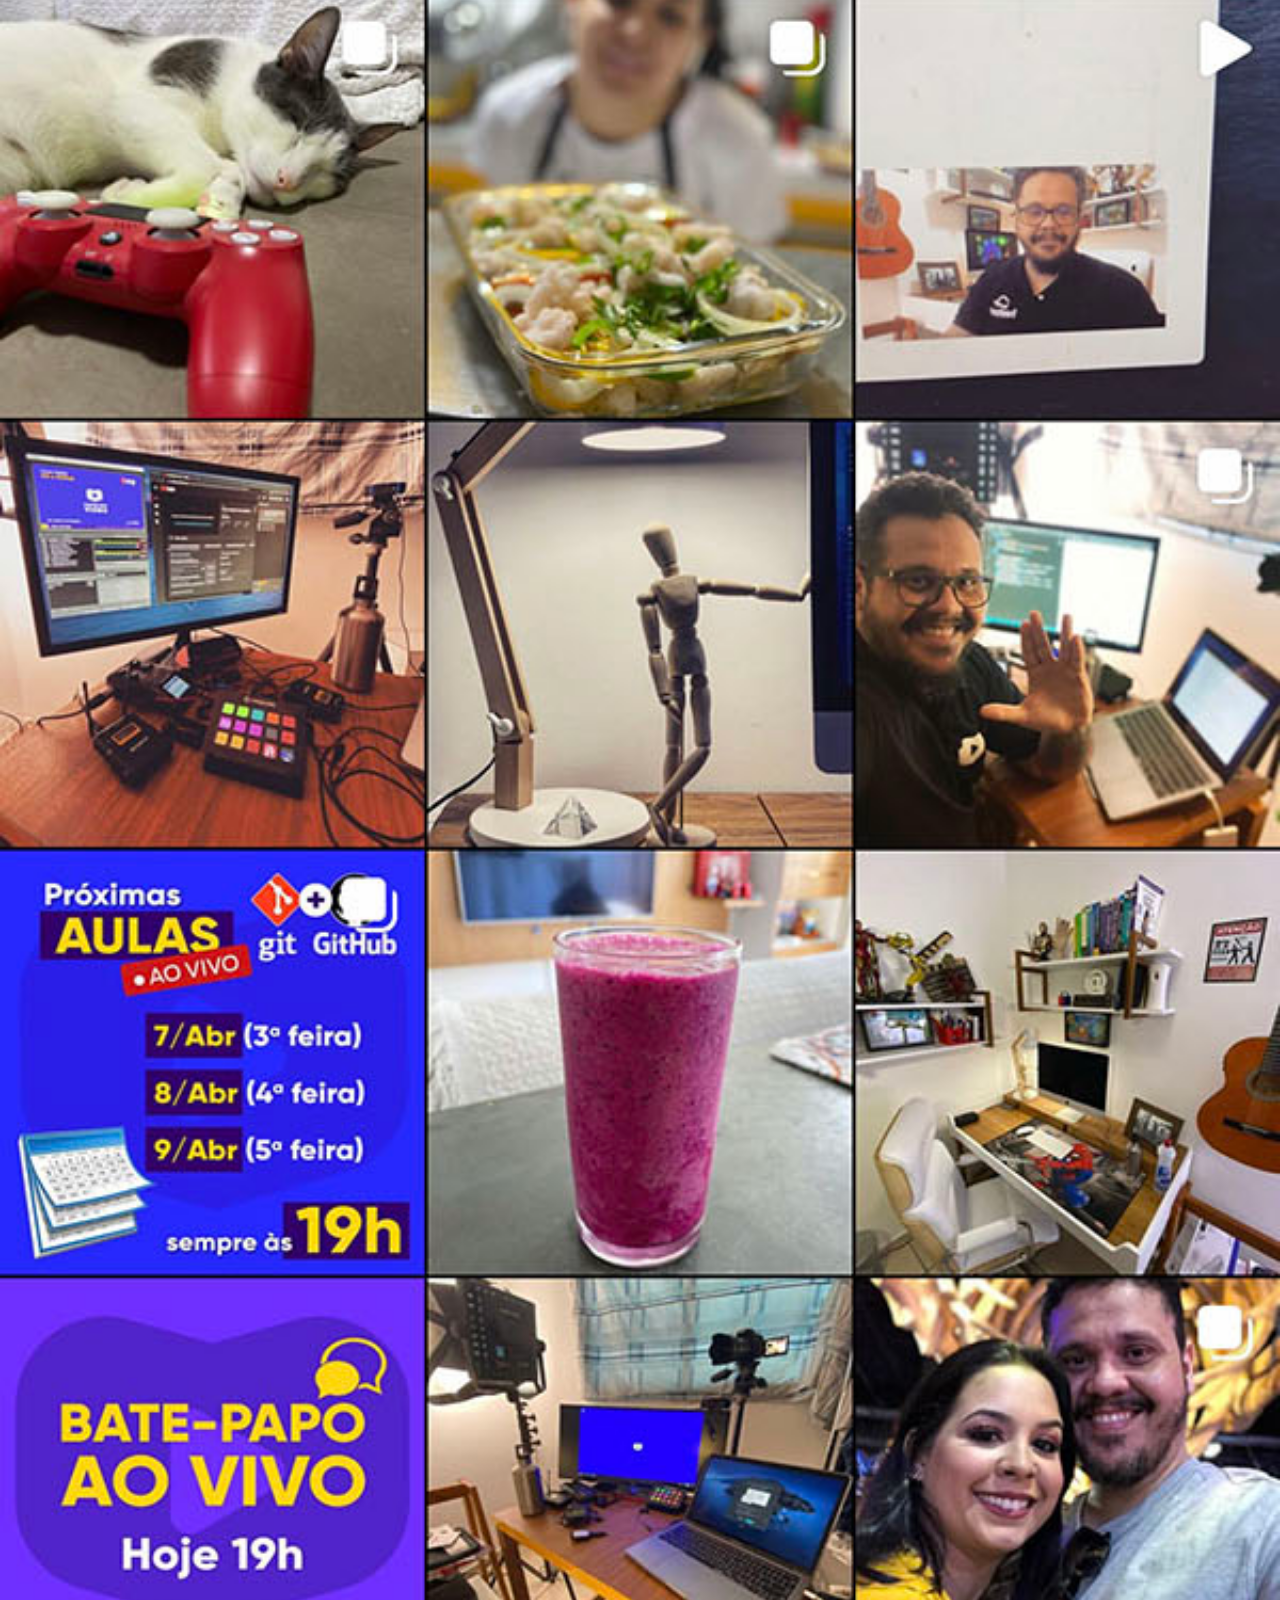
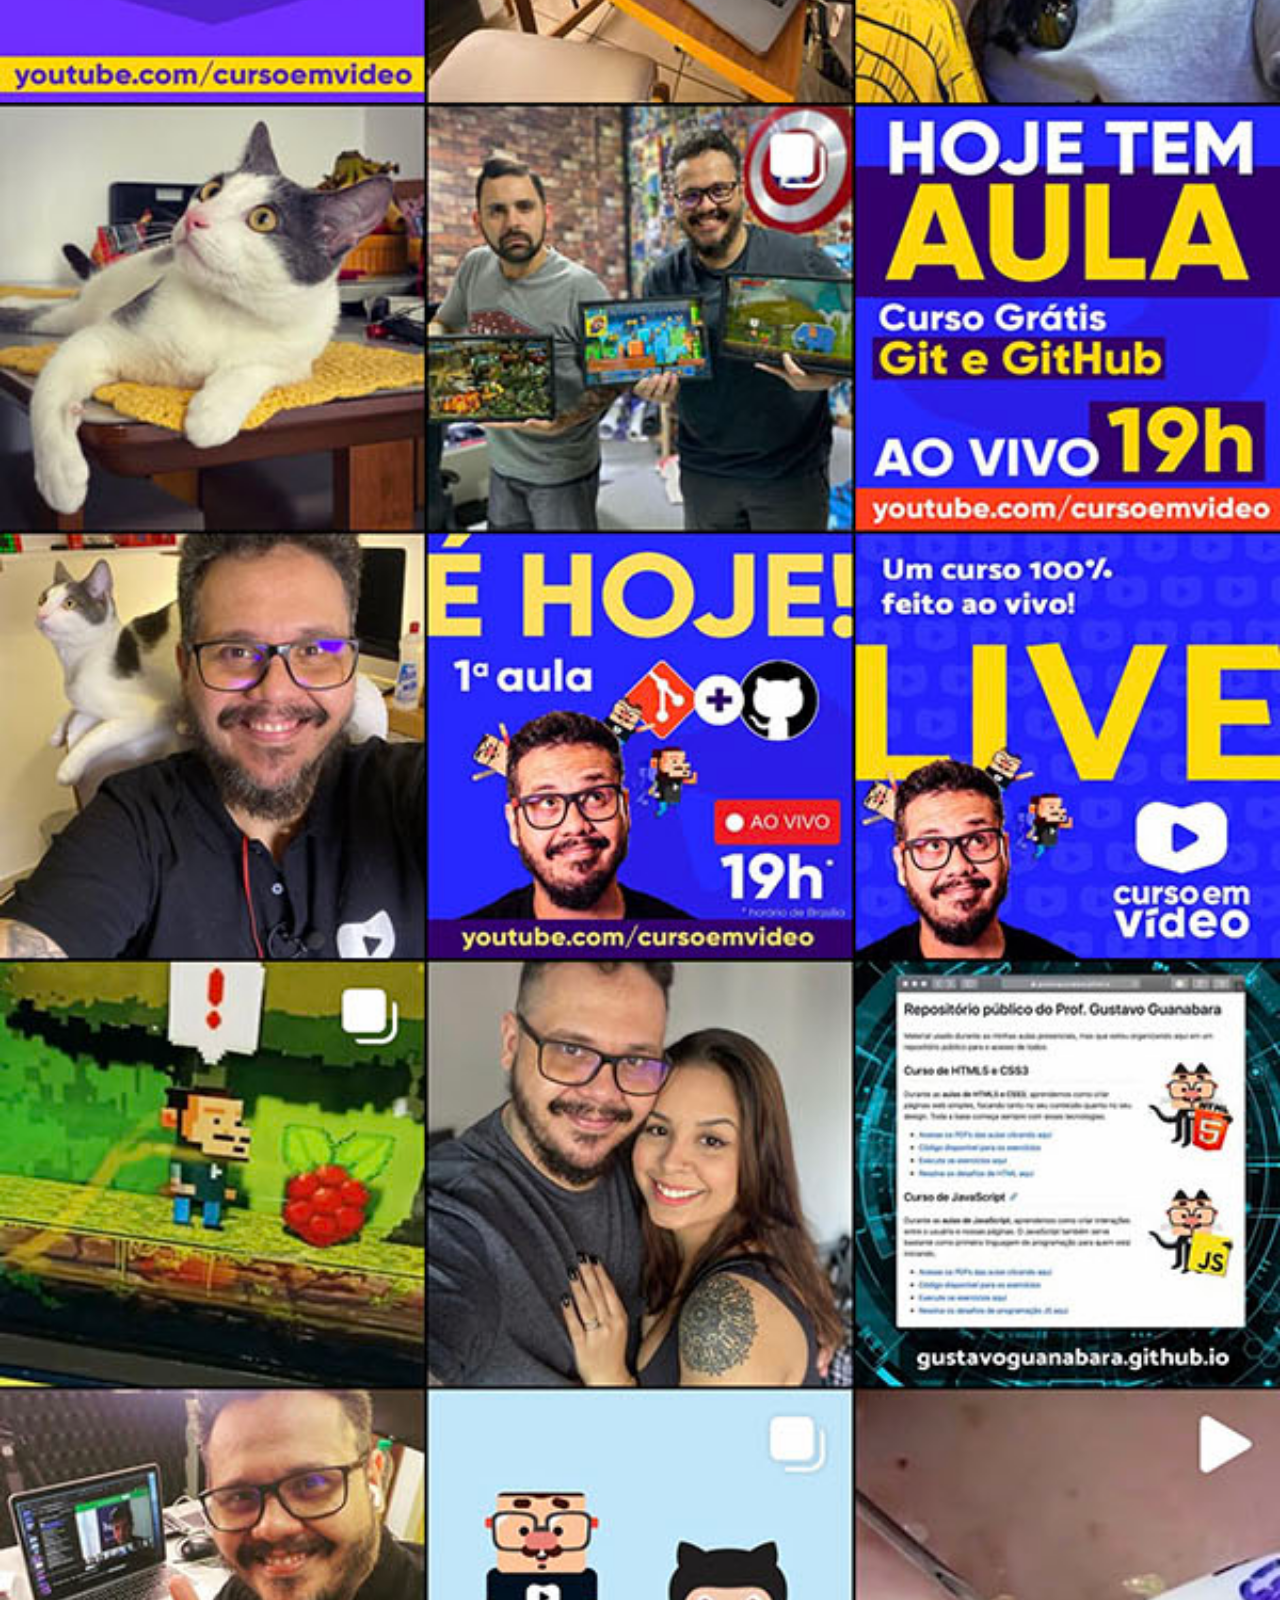
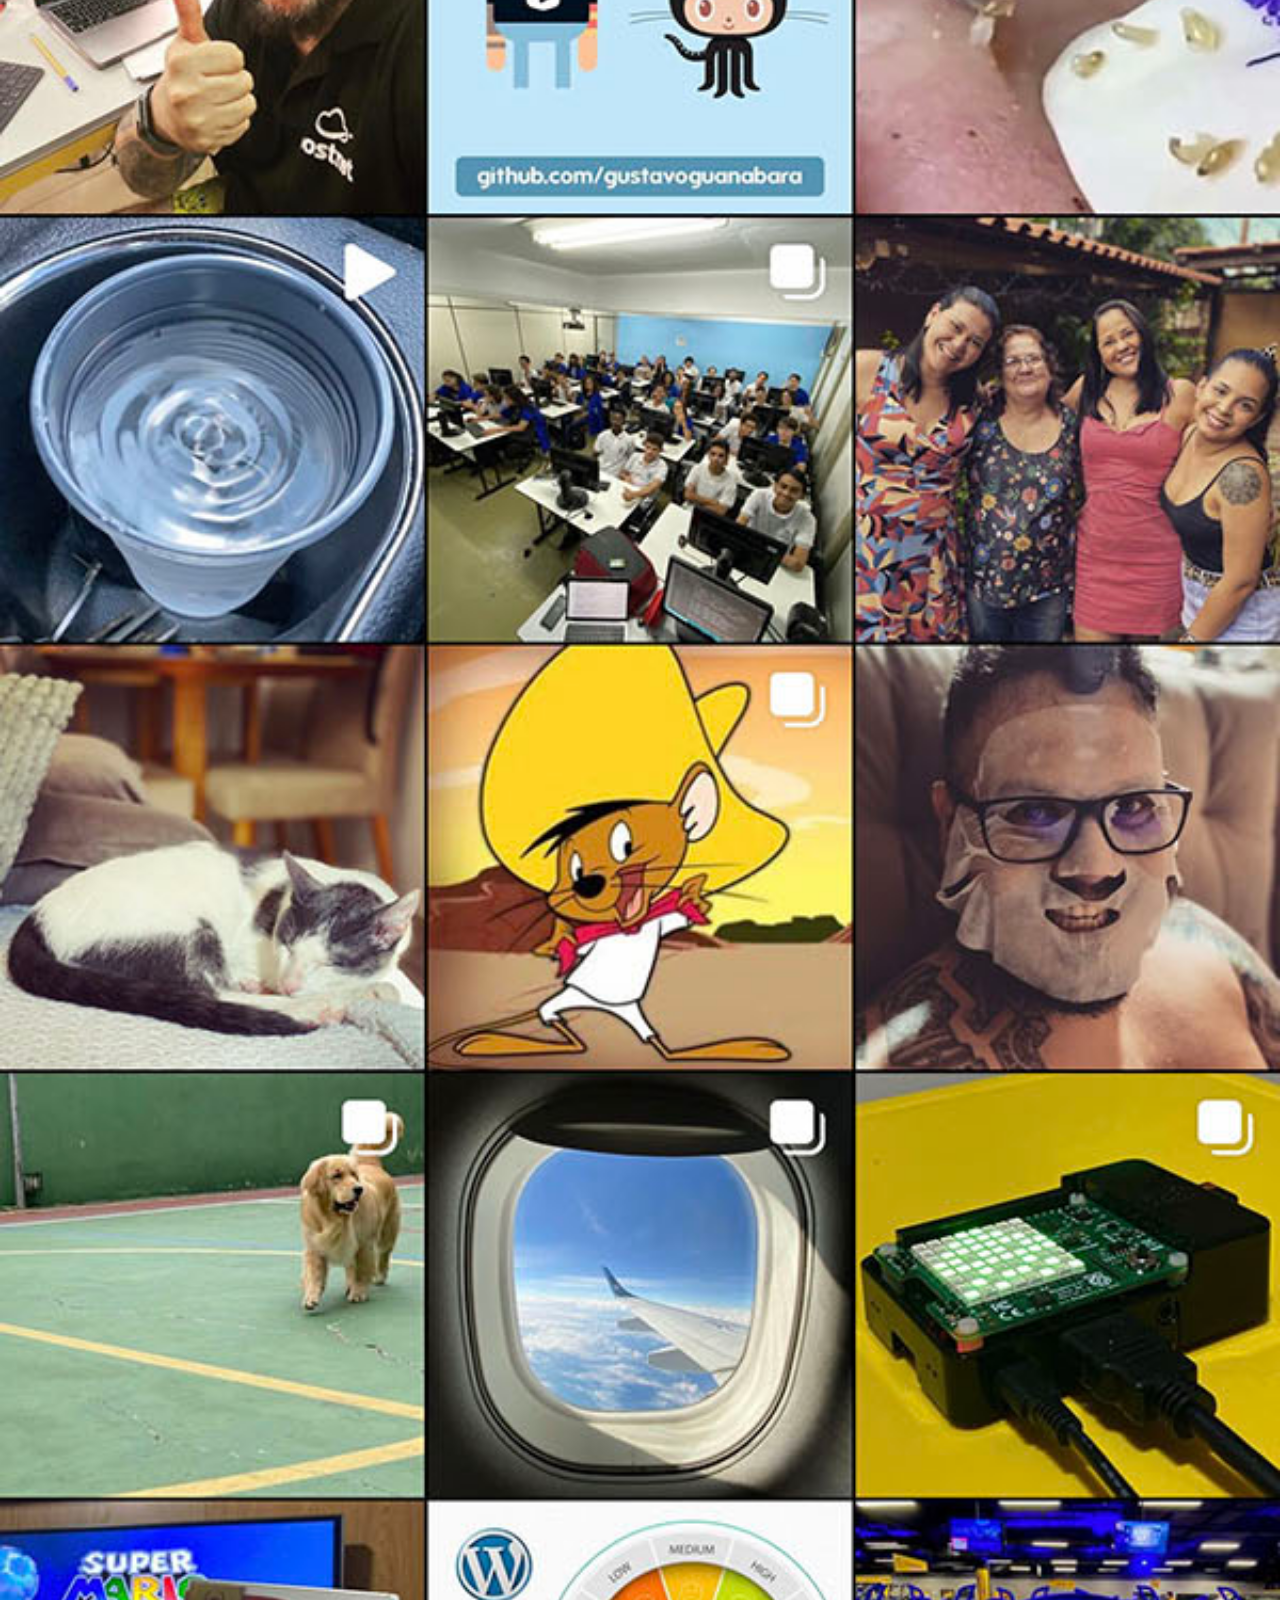
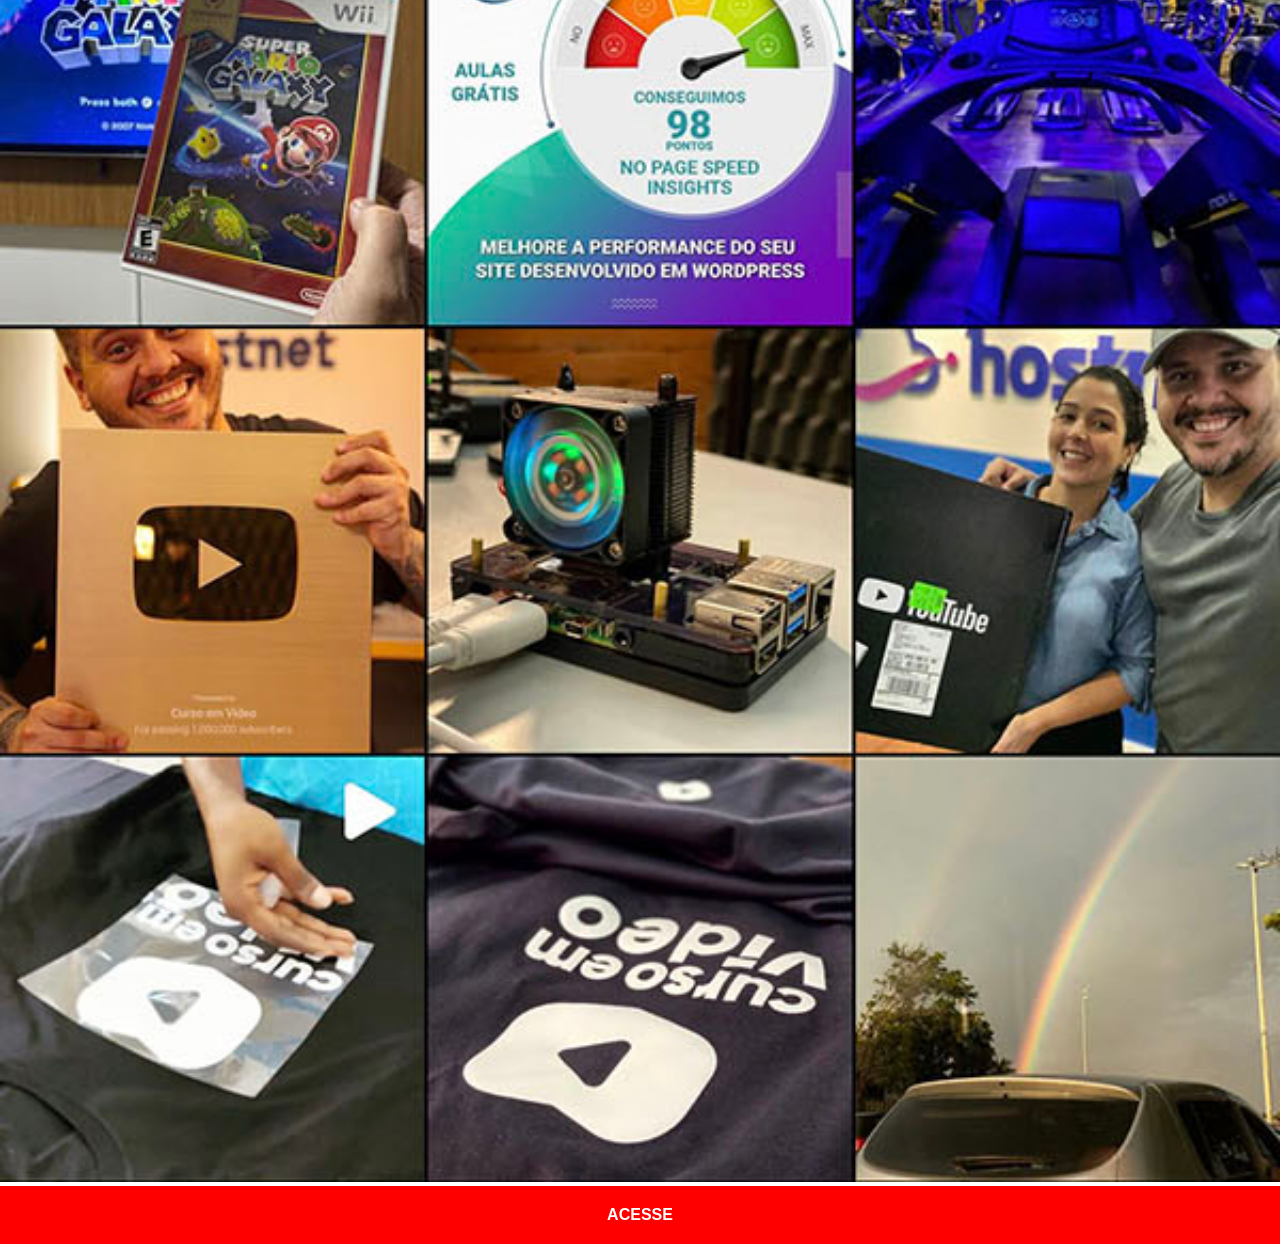
<file: instagram.html>
<!DOCTYPE html>
<html lang="pt-BR">
<head>
    <meta charset="UTF-8">
    <meta name="viewport" content="width=device-width, initial-scale=1.0">
    <title>Instagram</title>
    <link rel="stylesheet" href="estilos/social.css">
</head>
<body>
    <img src="imagens/tela-instagram.jpg" alt="">
    <a href="https://www.instagram.com/gustavoguanabara">ACESSE</a>
</body>
</html>
</file>
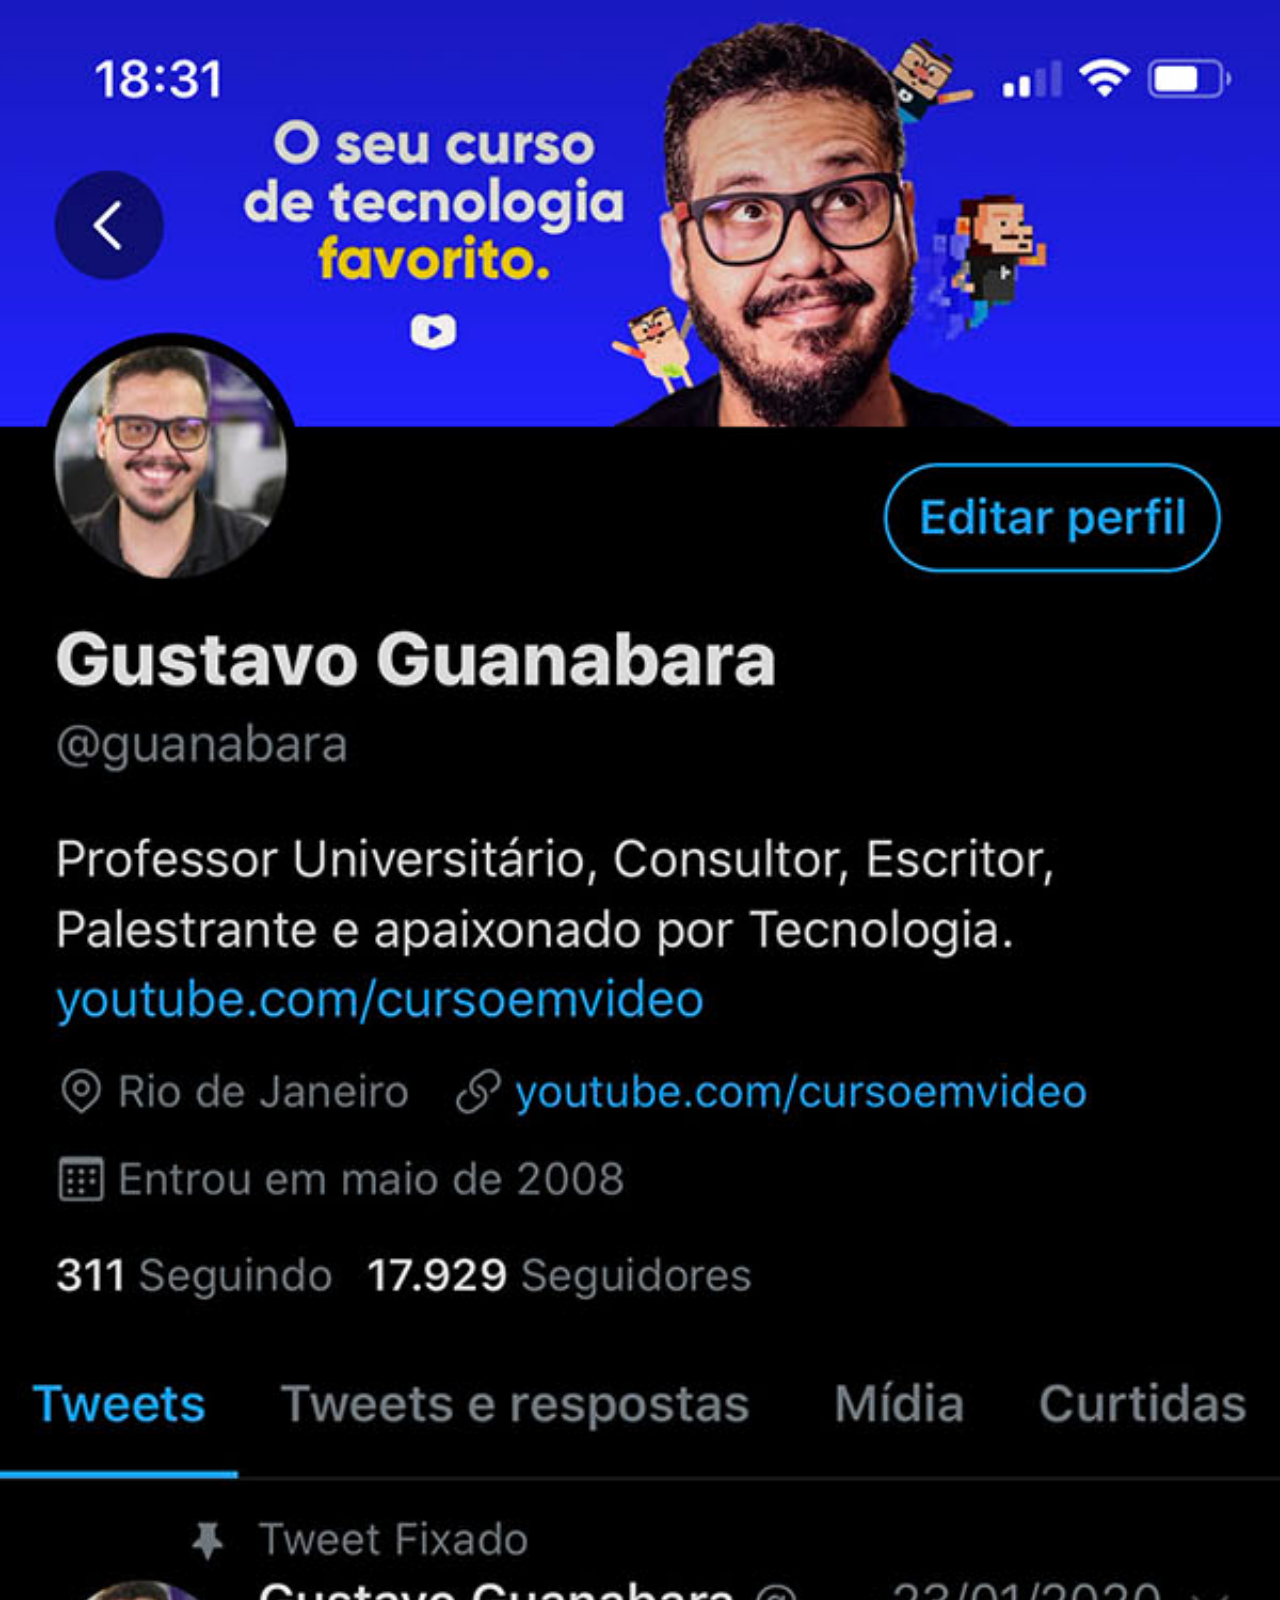
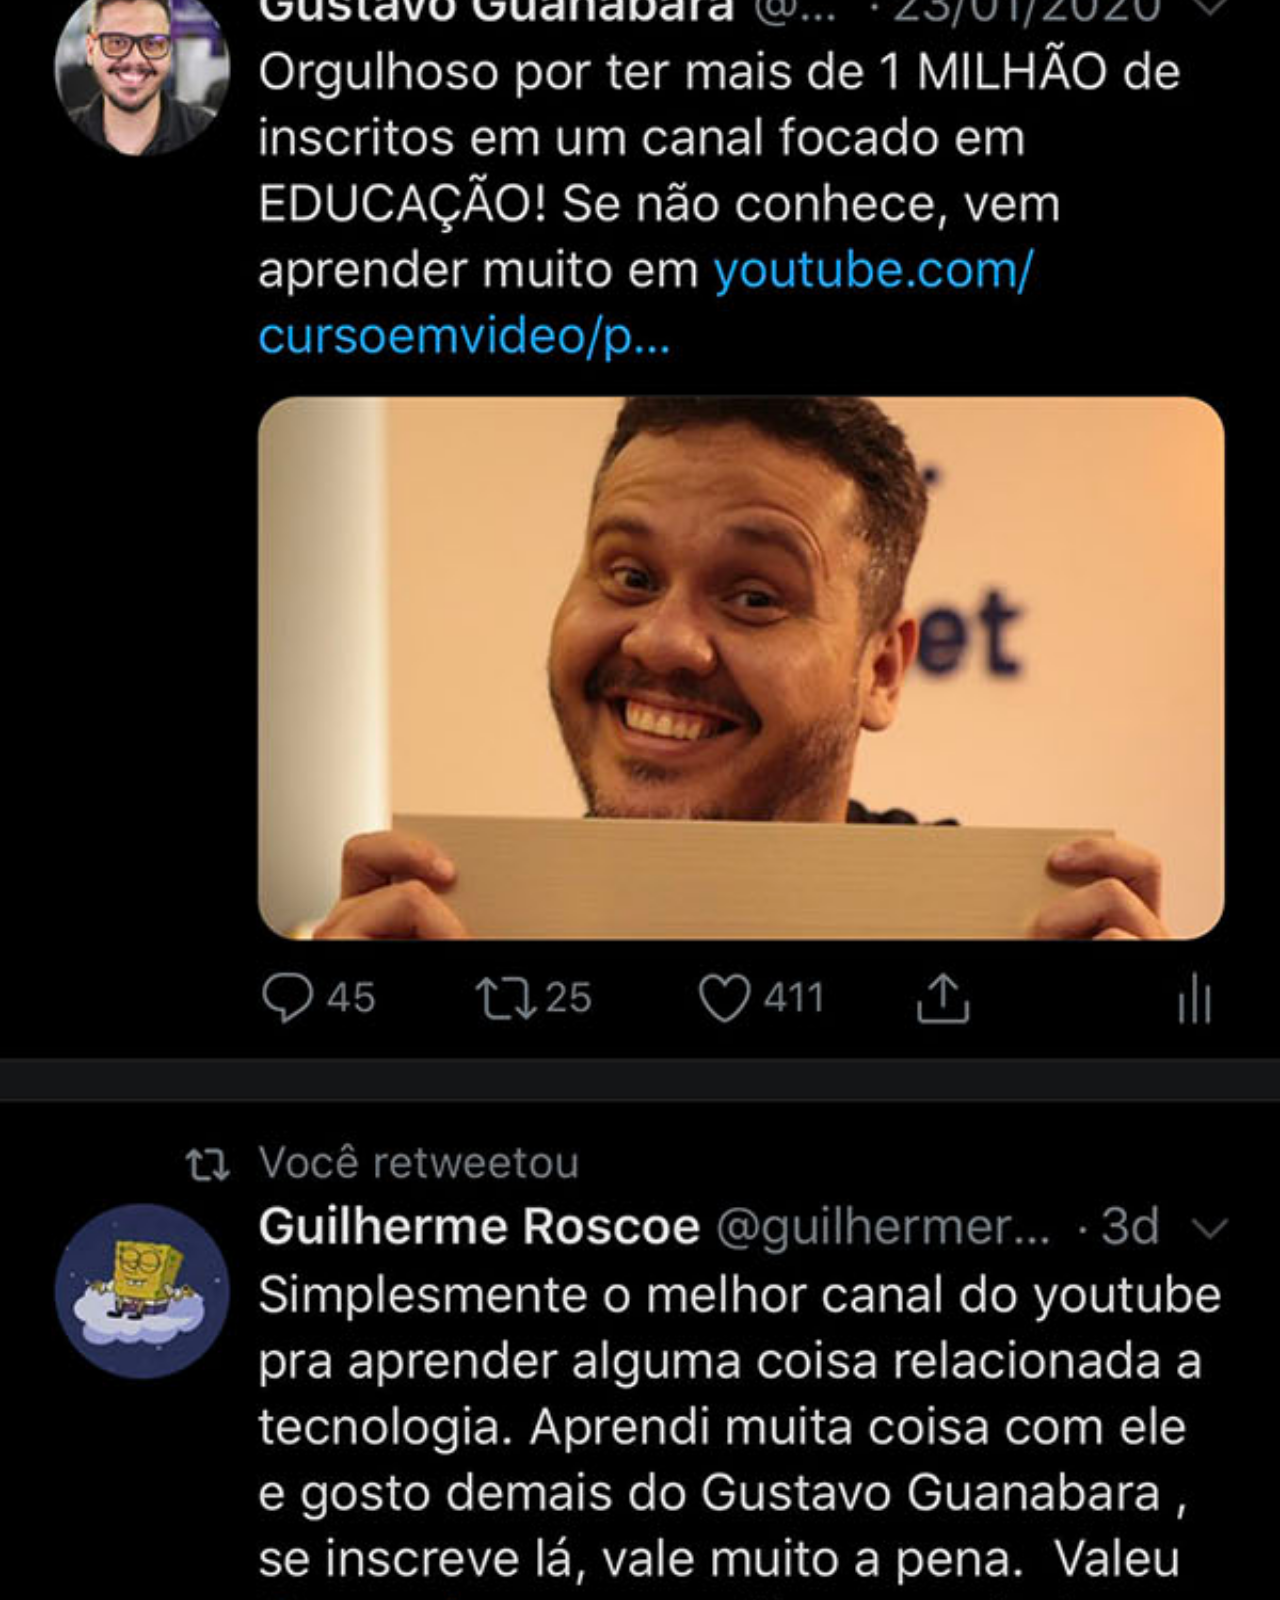
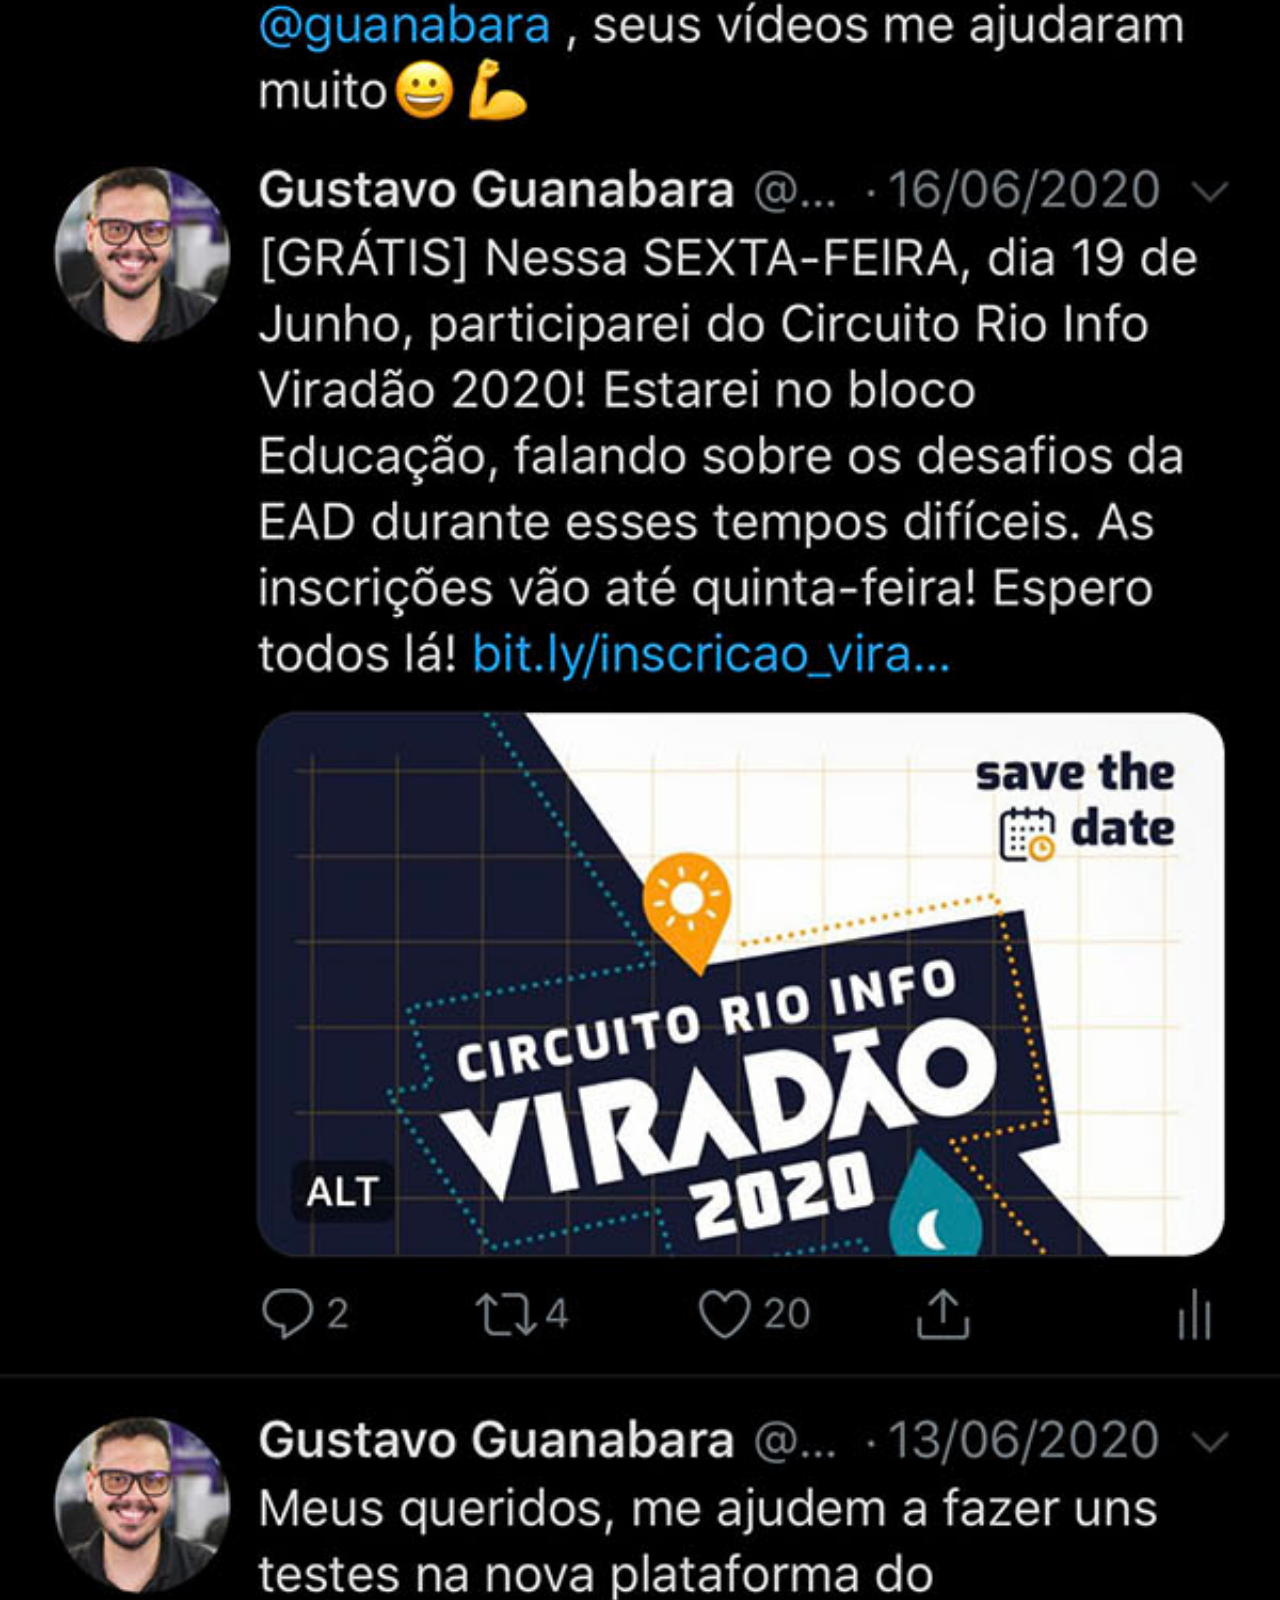
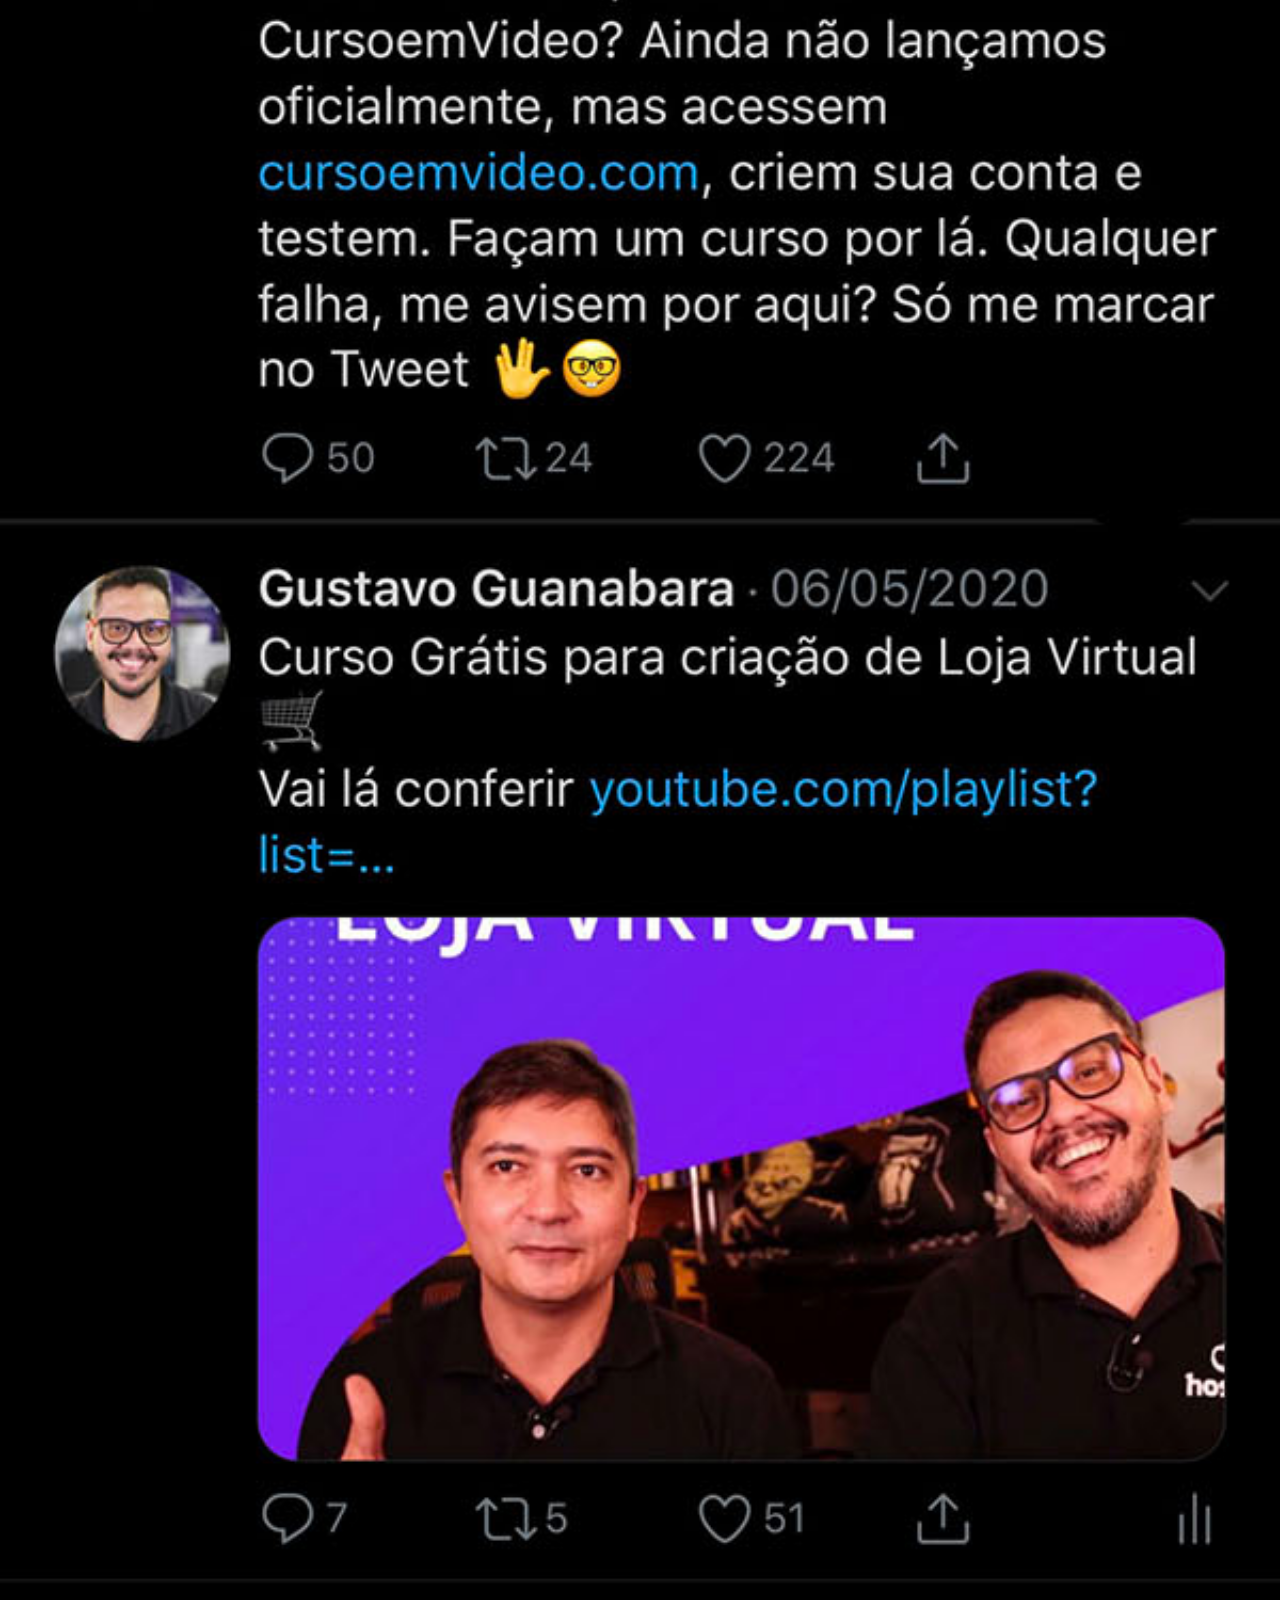
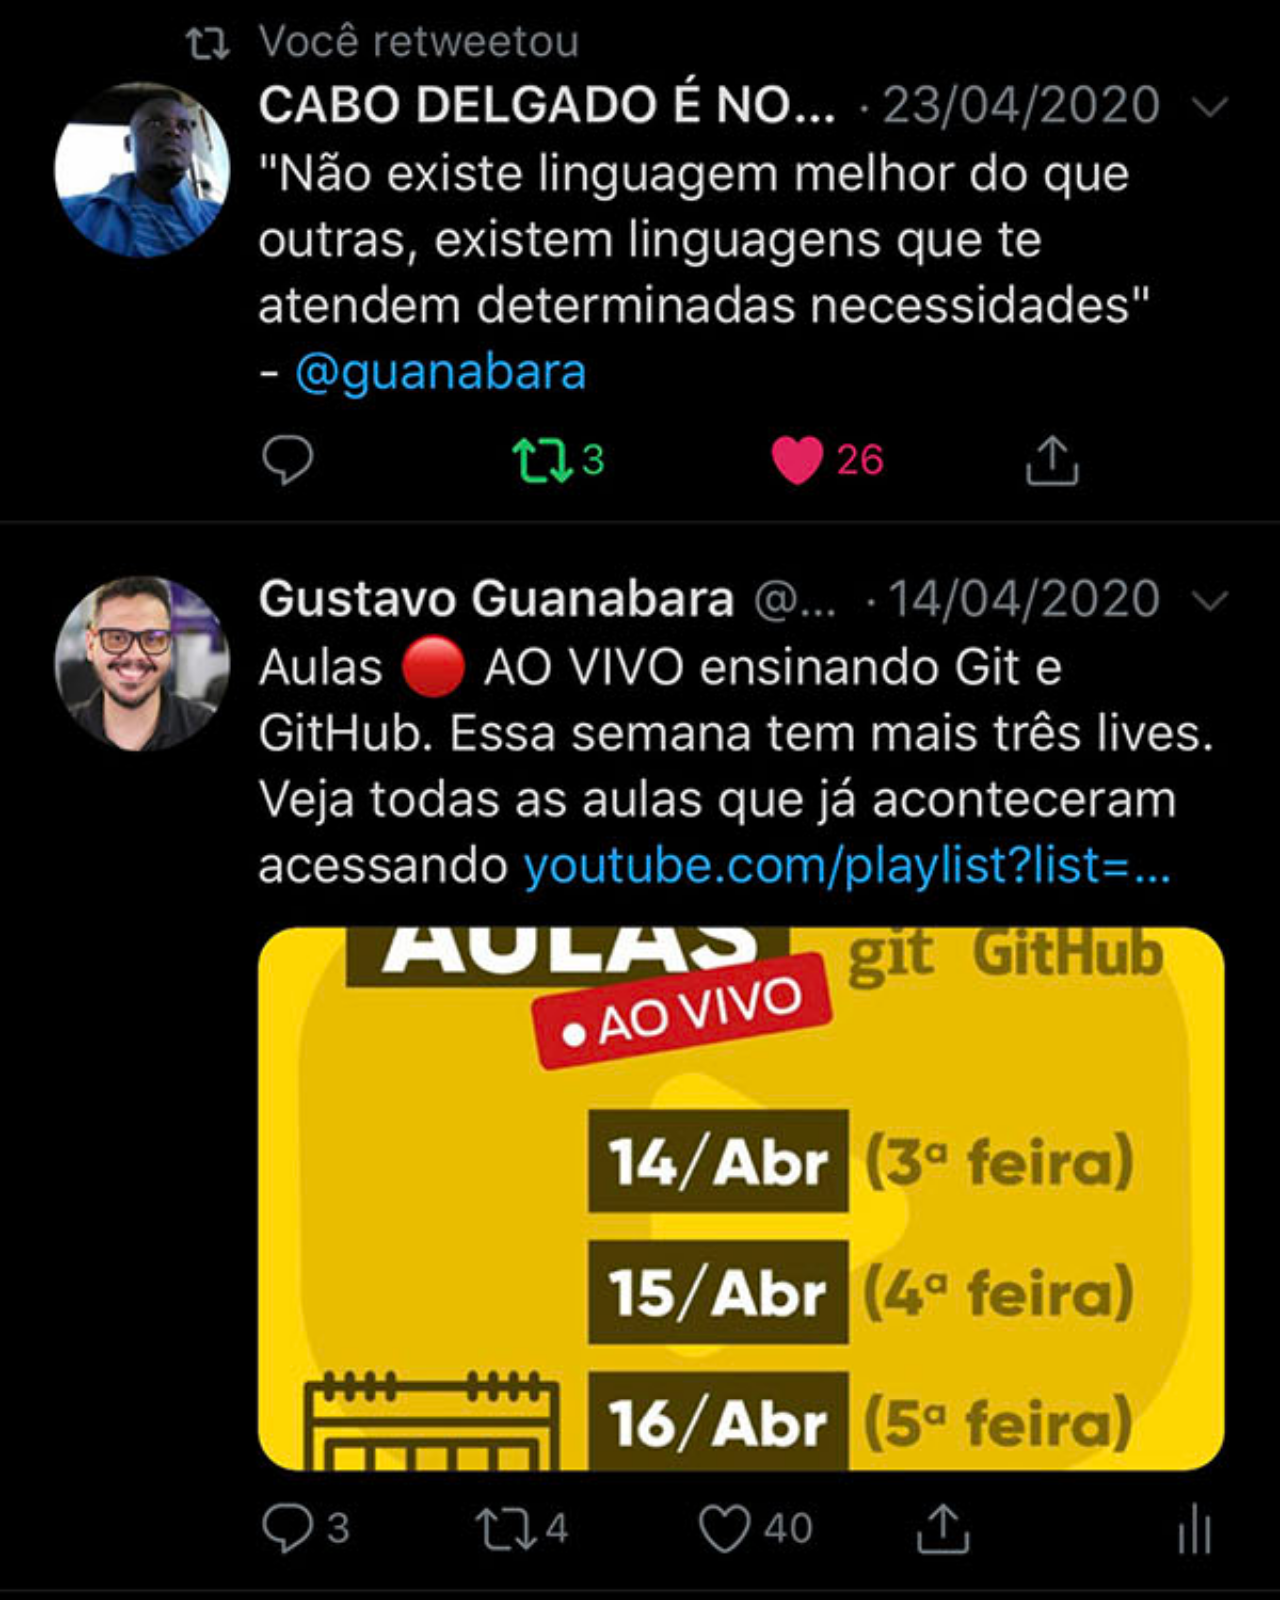
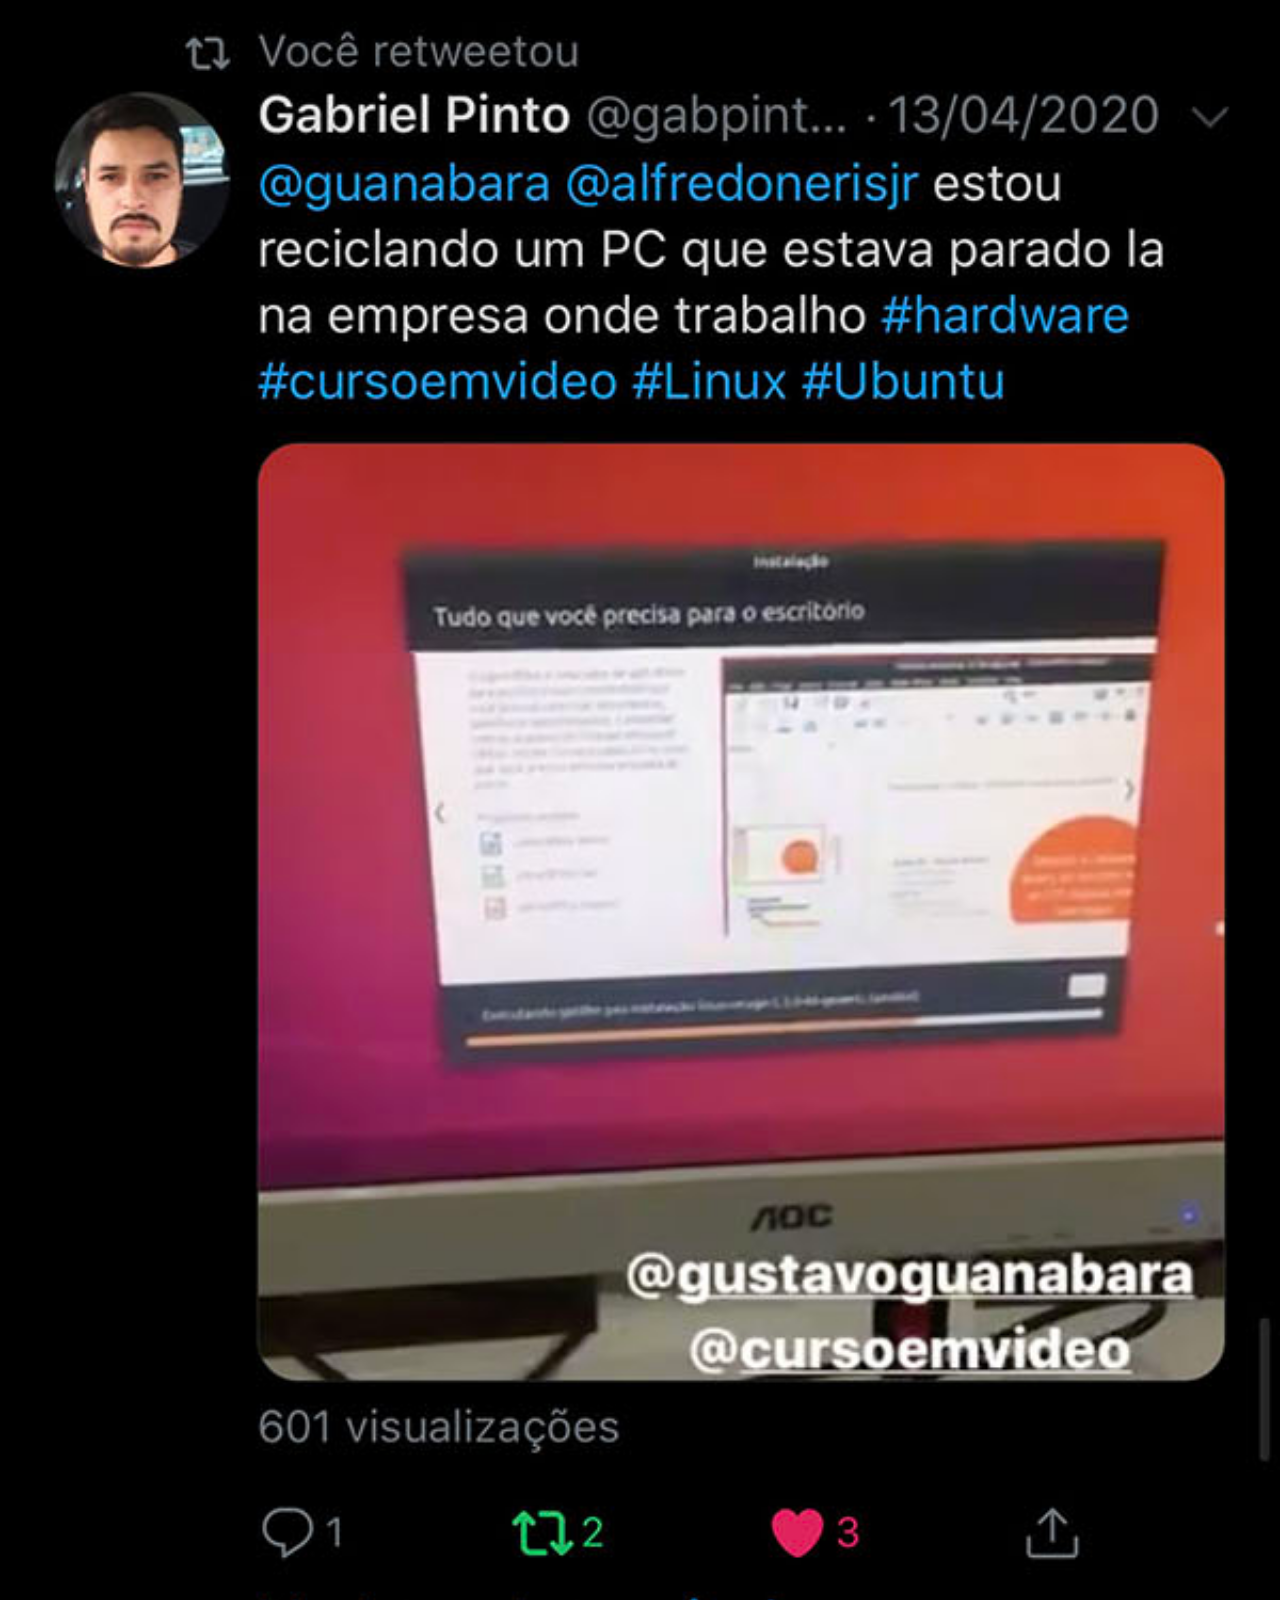
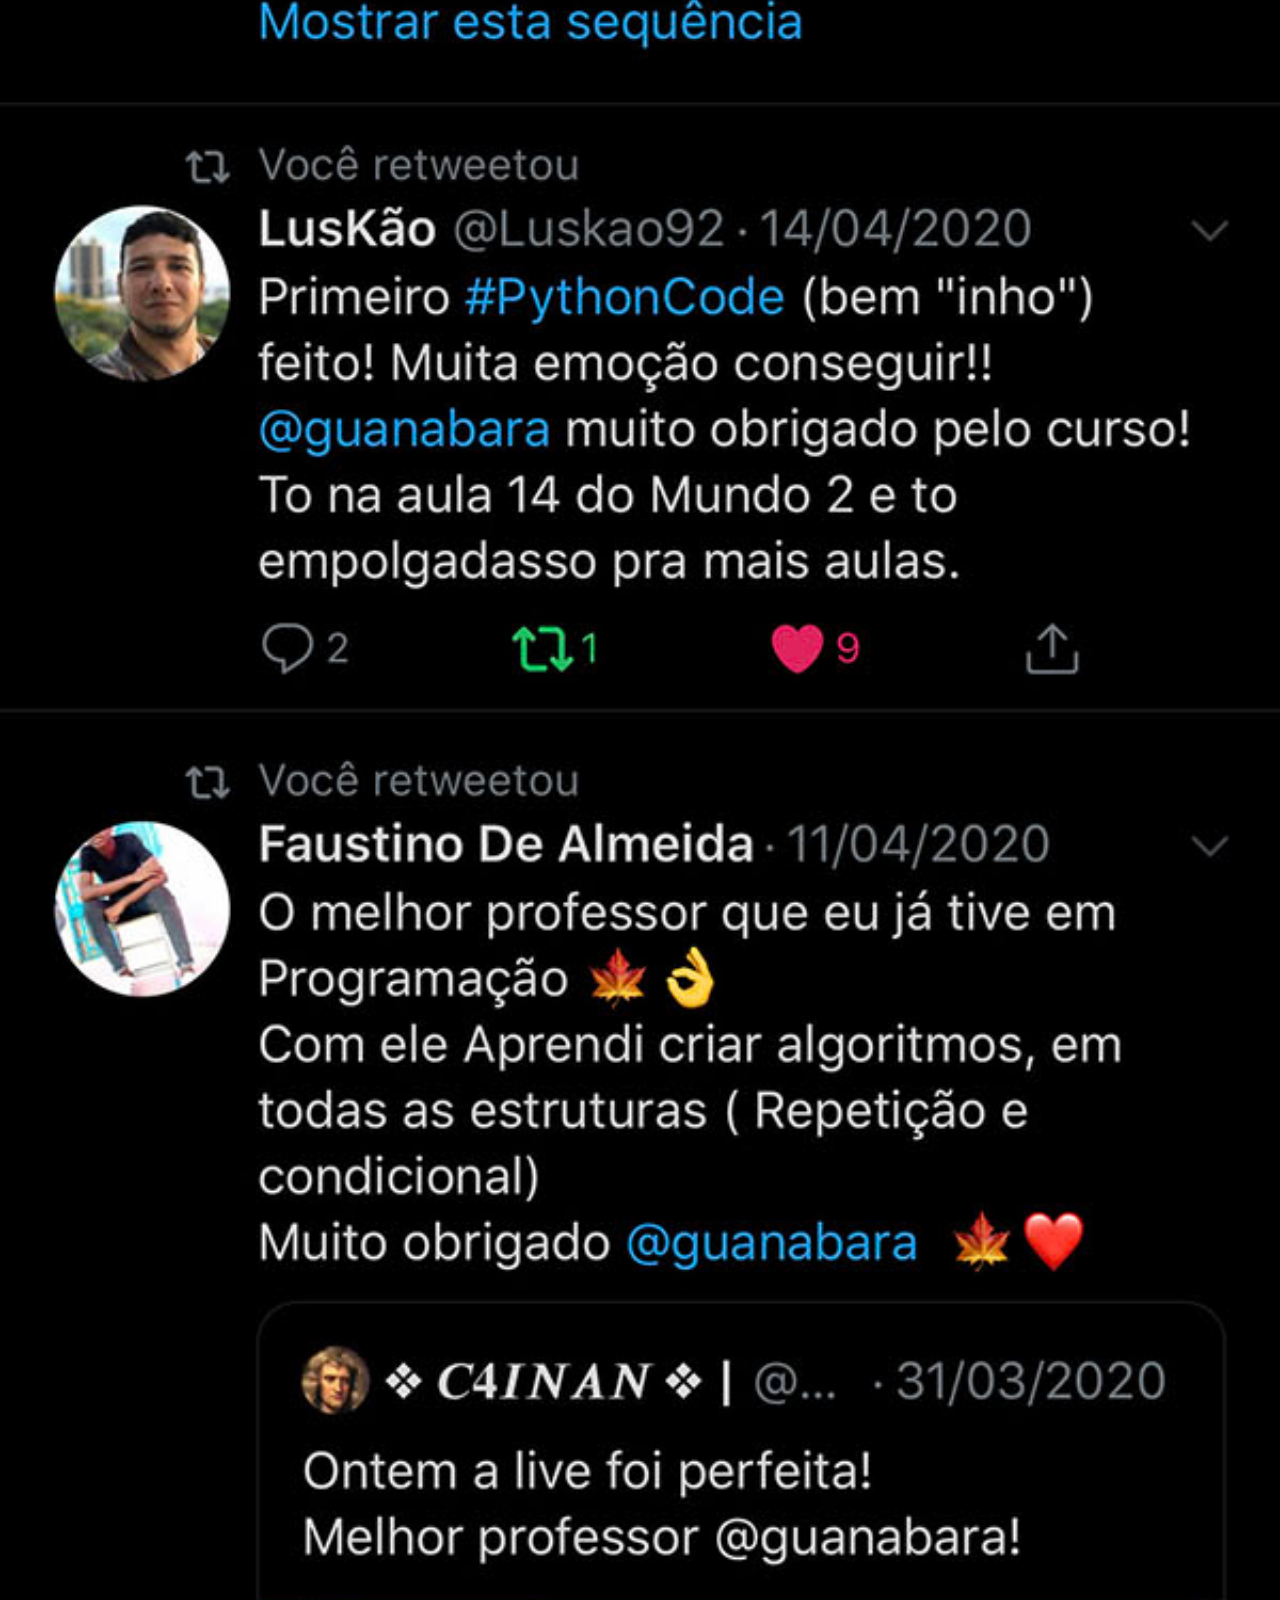
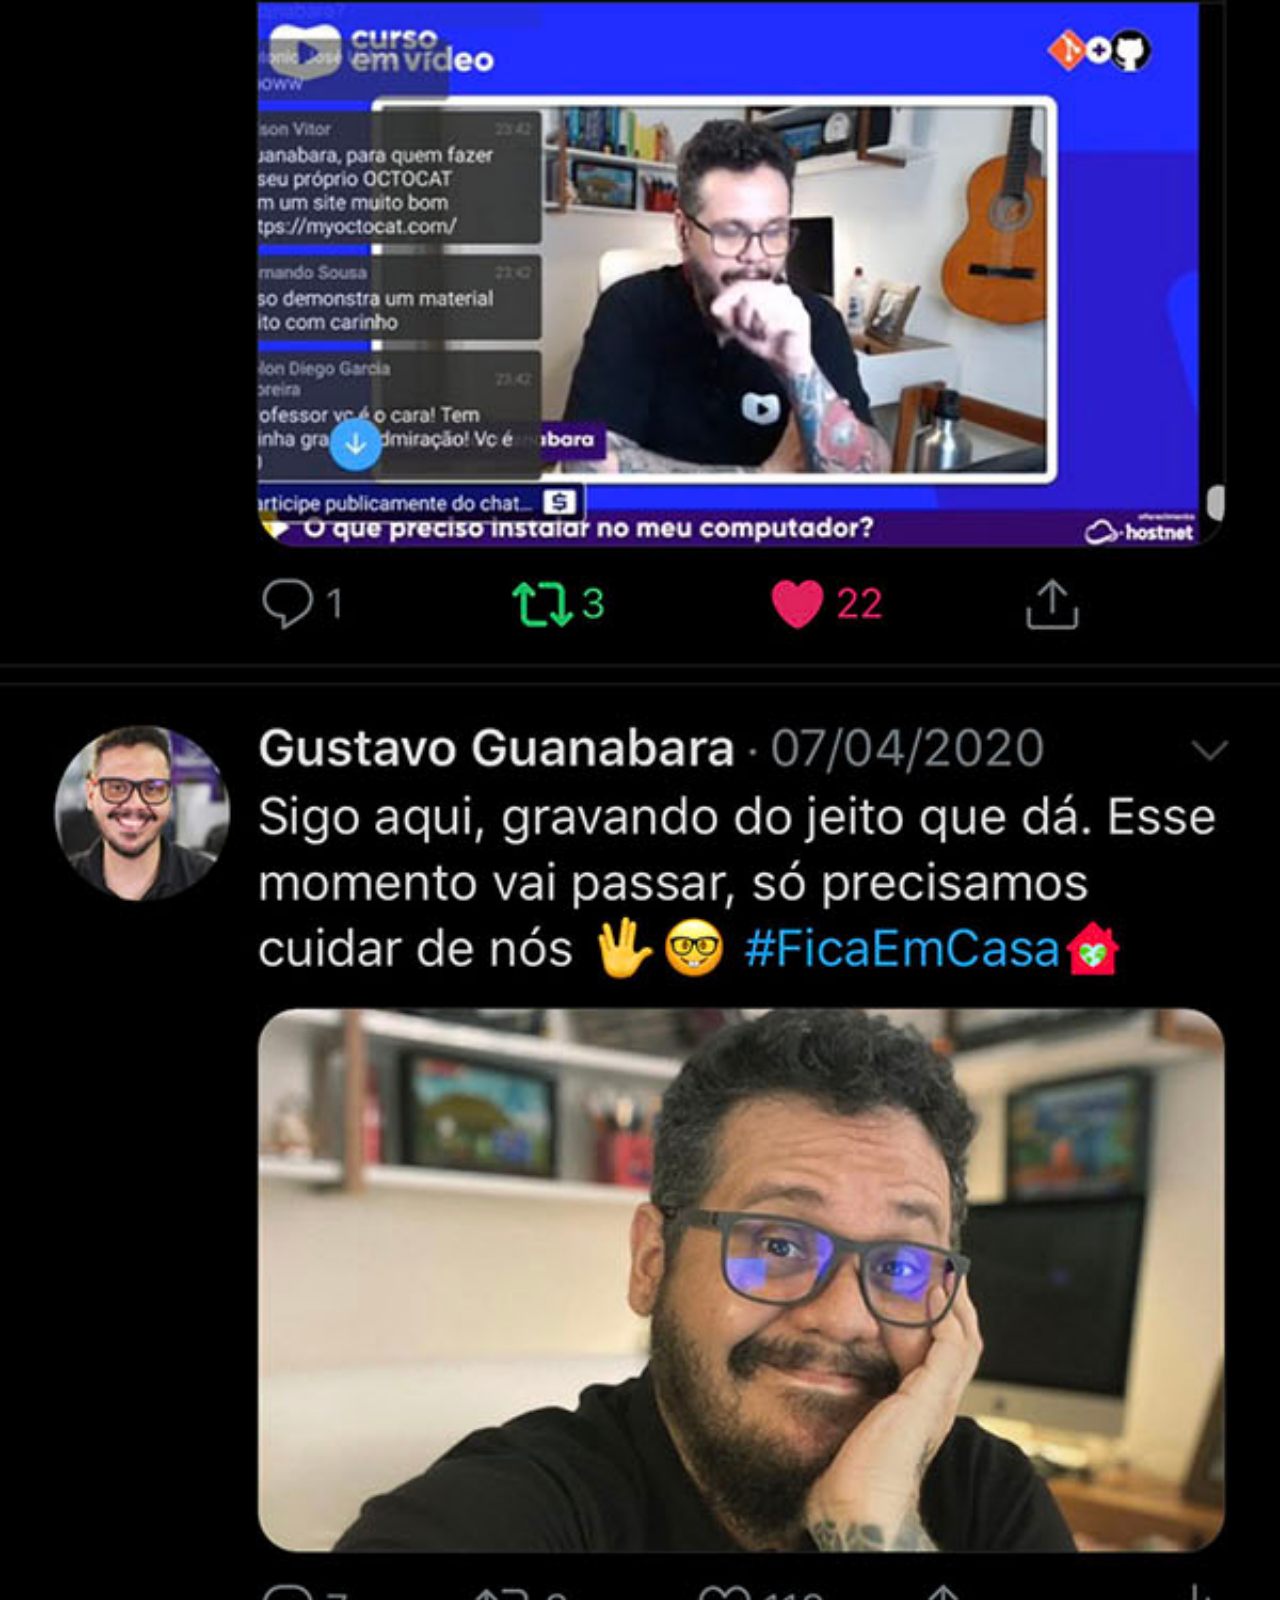
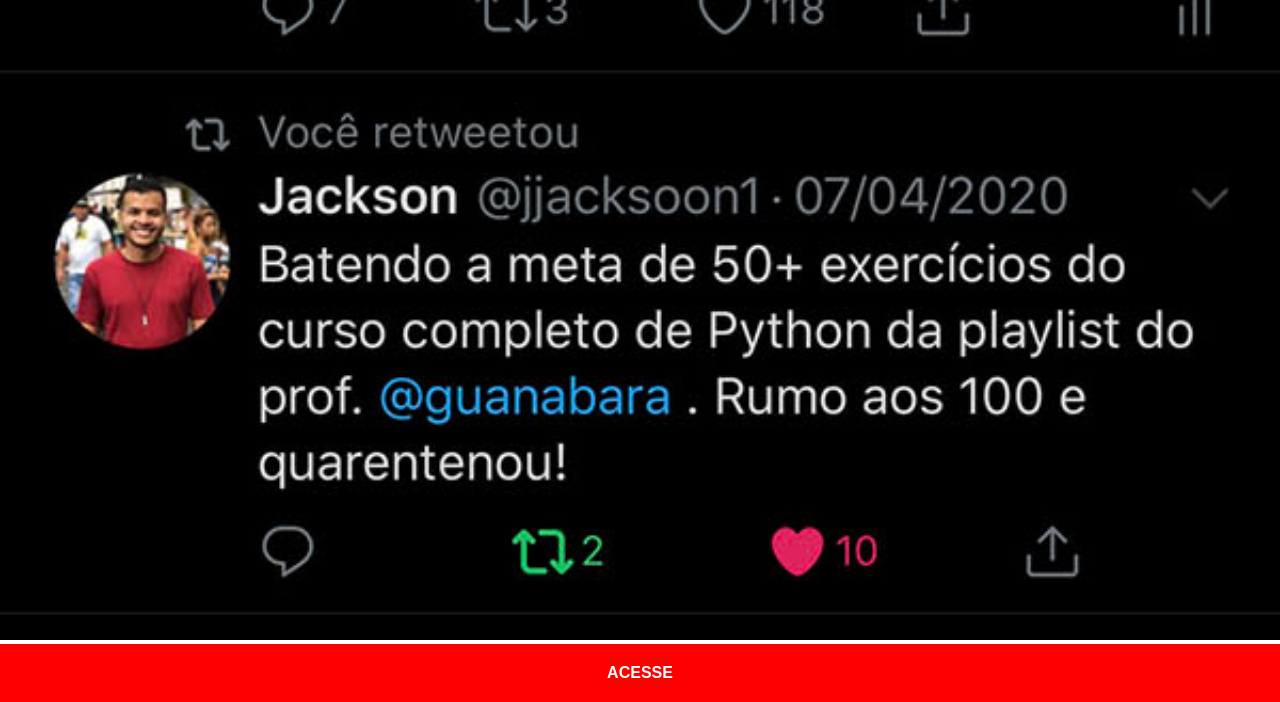
<file: twitter.html>
<!DOCTYPE html>
<html lang="pt-BR">
<head>
    <meta charset="UTF-8">
    <meta name="viewport" content="width=device-width, initial-scale=1.0">
    <title>Twitter</title>
    <link rel="stylesheet" href="estilos/social.css">
</head>
<body>
    <img src="imagens/tela-twitter.jpg" alt="">
    <a href="" target="_blank">ACESSE</a>
</body>
</html>
</file>
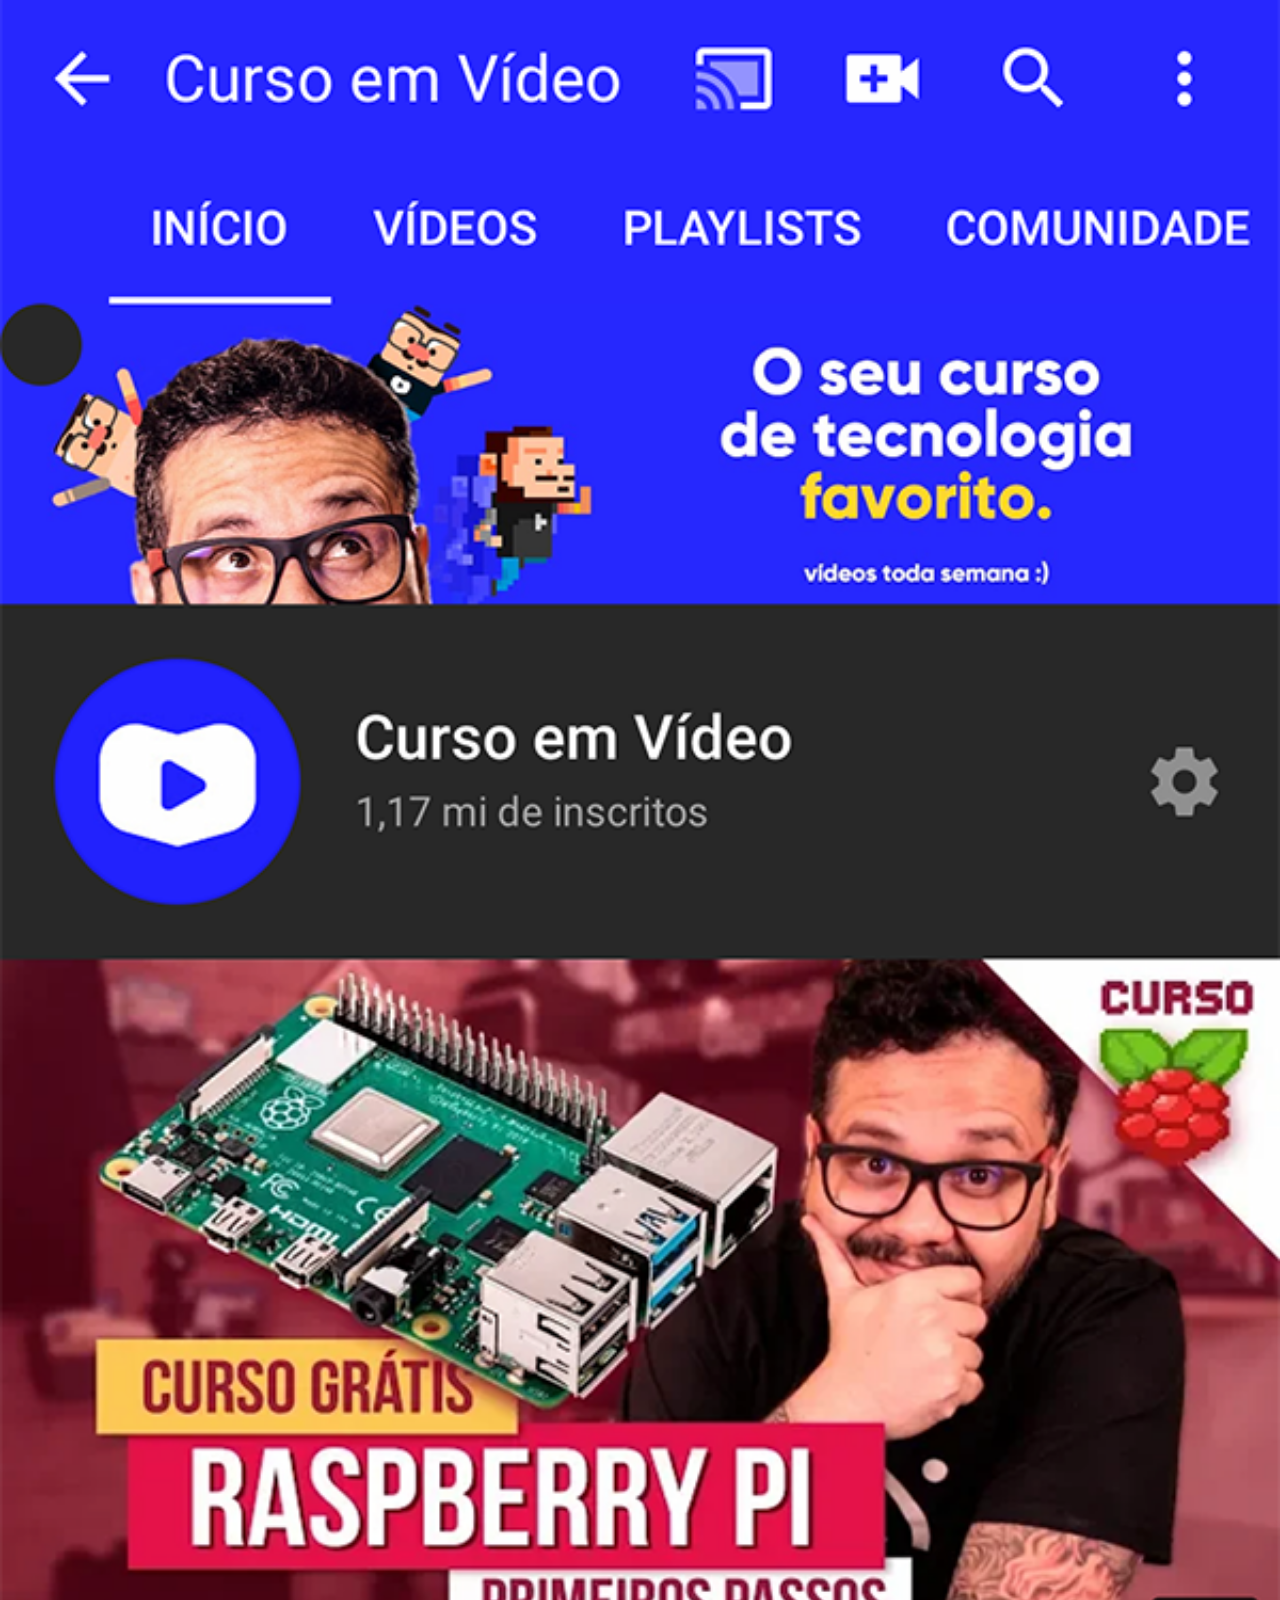
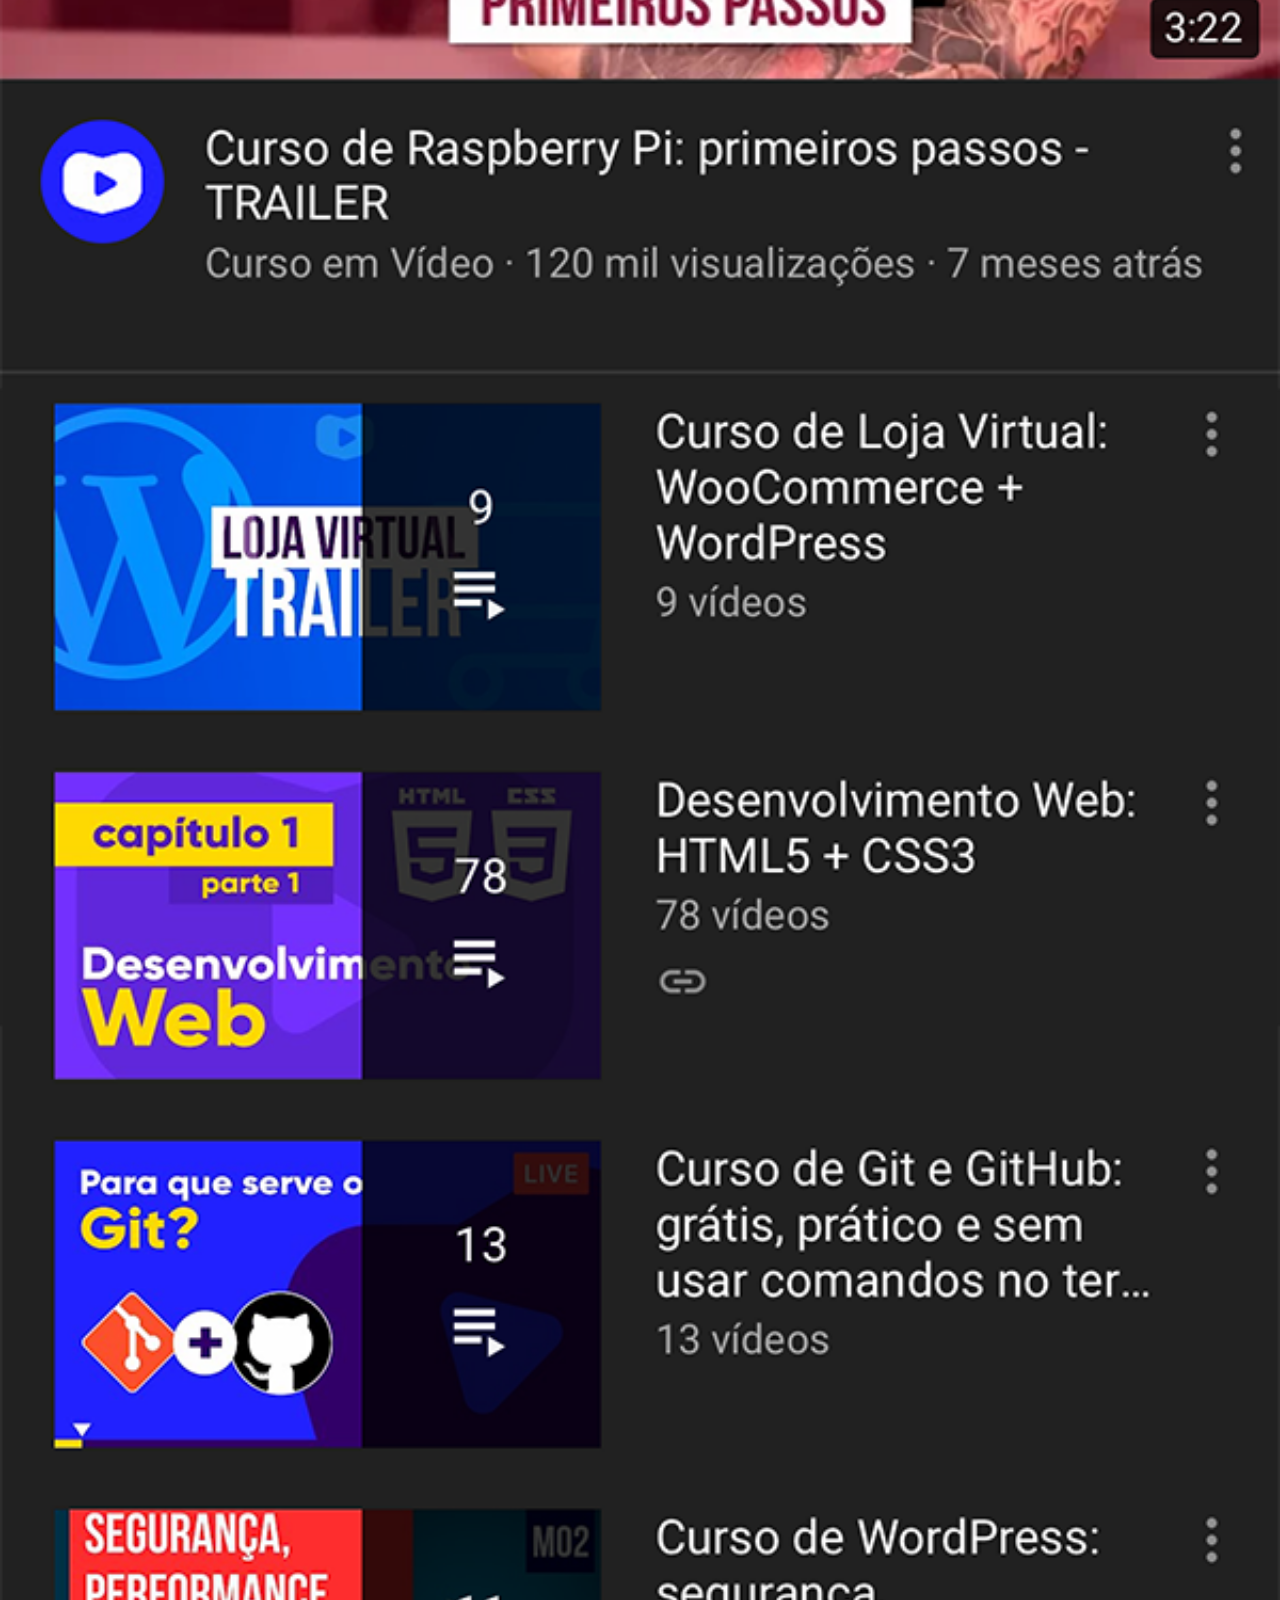
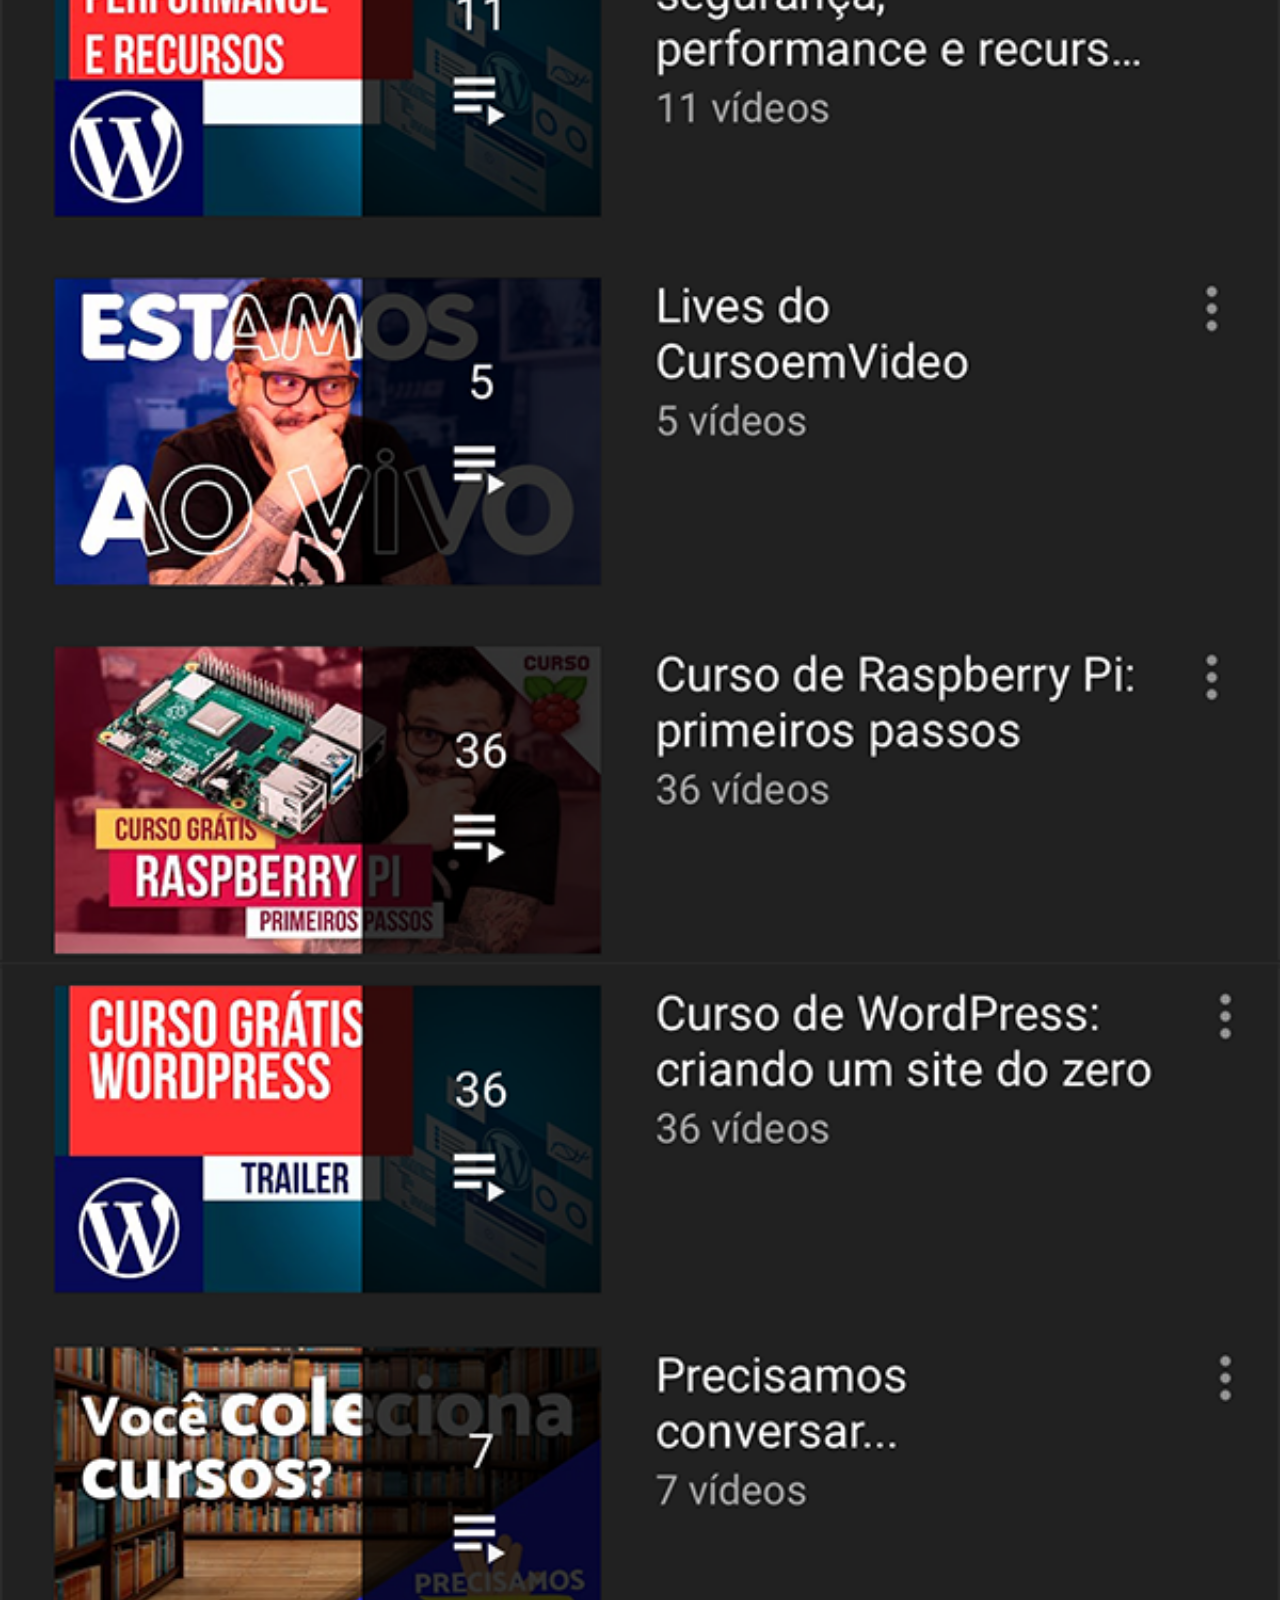
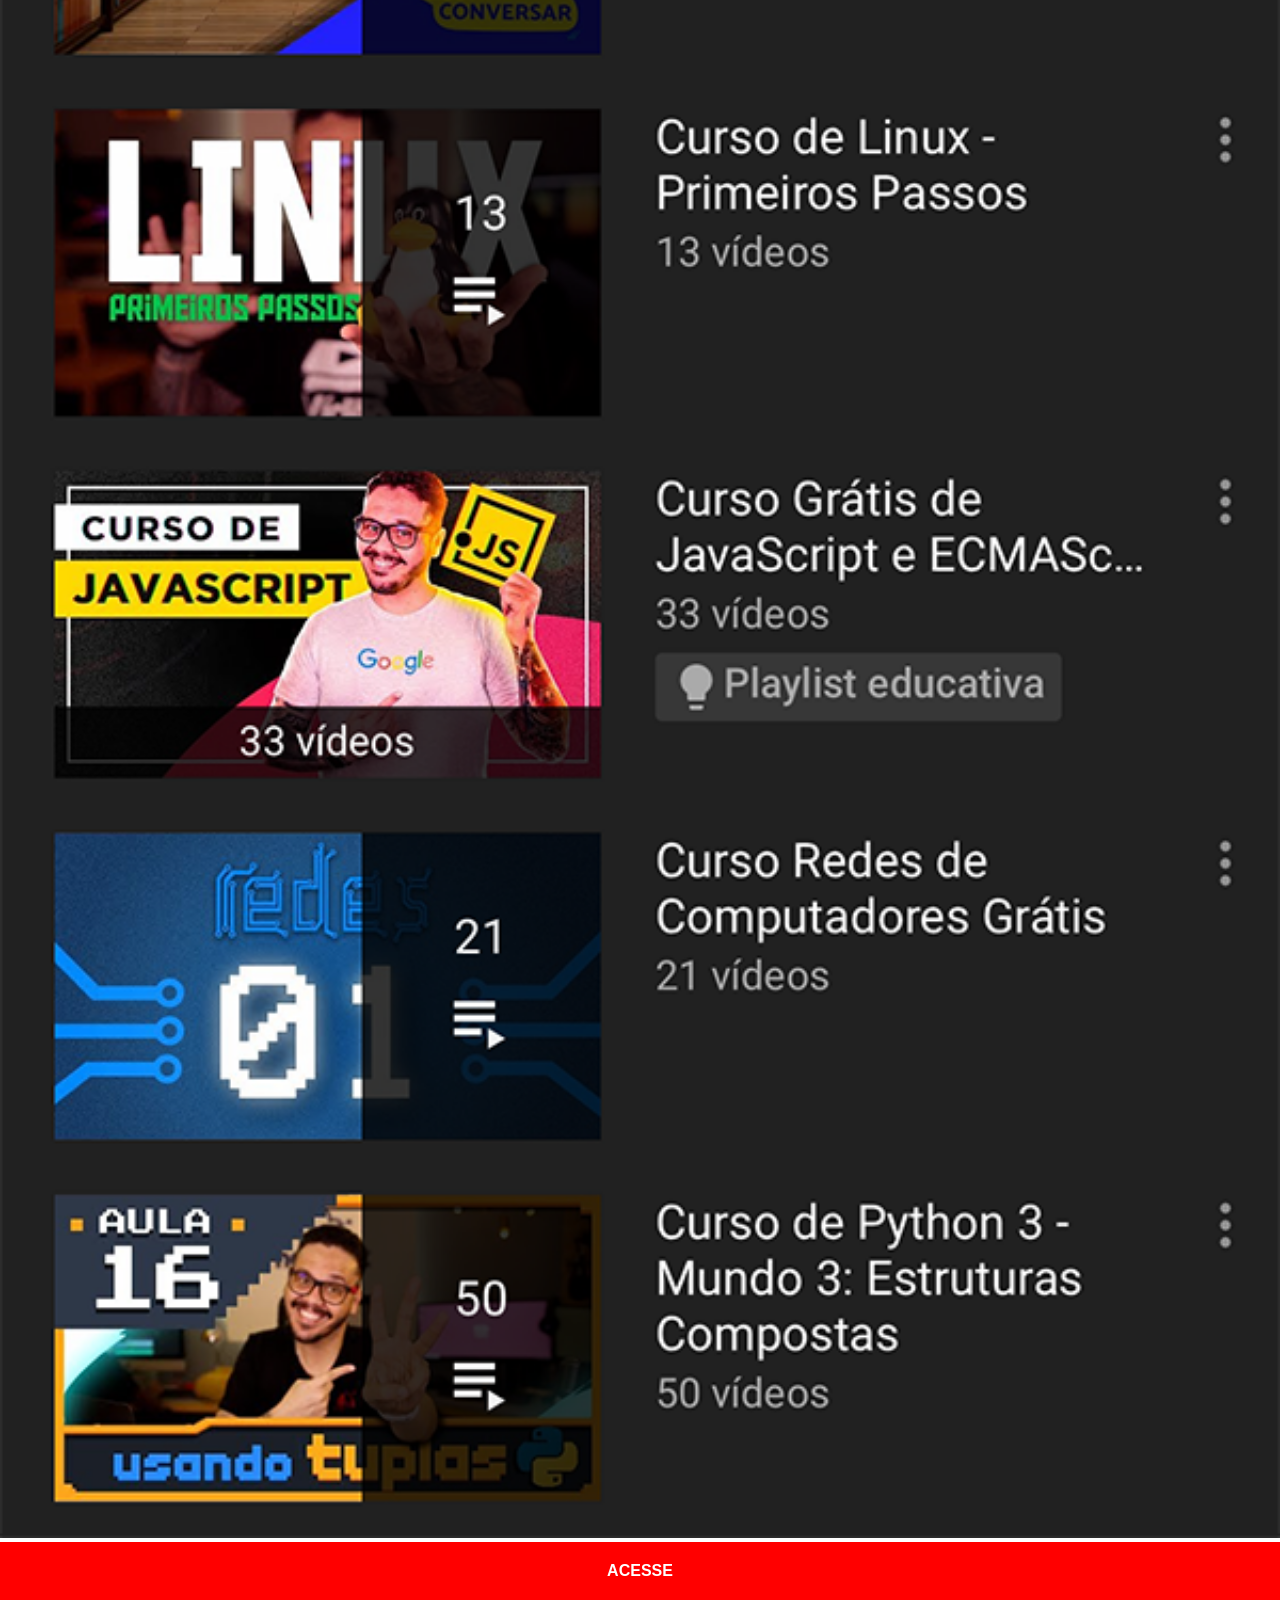
<file: youtube.html>
<!DOCTYPE html>
<html lang="pt-BR">
<head>
    <meta charset="UTF-8">
    <meta name="viewport" content="width=device-width, initial-scale=1.0">
    <title>Youtube</title>
    <link rel="stylesheet" href="estilos/social.css">
</head>
<body>
    <img src="imagens/tela-youtube.png" alt="">
    <a href="https://www.youtube.com/cursoemvideo/playlists" target="_blank">ACESSE</a>
</body>
</html>
</file>
<file: estilos/style.css>
@charset "UTF-8";

* {
    margin: 0;
    padding: 0;
    font-family: Arial, Helvetica, sans-serif;
}
html, body {
    height: 100vh;
    width: 100vw;
    background-color: black;
}
body {
    background: url(../imagens/fundo-madeira.jpg) no-repeat top center;
    background-size: cover;
    background-attachment: fixed;
}
main {
    height: 100vh;
    position: relative;
}
#telefone {
    /*Mantêm no centro*/
    position: absolute;
    top: 50%;
    left: 50%;
    transform: translate(-50%, -50%);
    /**/

    height: 627px;
    width: 311px;
    background: url(../imagens/frame-iphone.png) no-repeat;
    
}
iframe#tela {
    position: relative;
    top: 80px;
    left: 23px;
    width: 266px;
    height: 469px;
}
#redessociais img {
    width: 50px;
    margin: 5px;
    border-radius: 50%;
    box-shadow: 1px 1px 6px black;
    box-sizing: border-box;
}
#redessociais {
    text-align: center;
}
#redessociais img:hover {
    border: 2px solid white;
    transition: 1s;
}
</file>
<file: estilos/social.css>
* {
            margin: 0;
            padding: 0px;
        }
        ::-webkit-scrollbar {
            width: 0px;
            height: 0px;
        }
        img {
            width: 100vw;
        }
        a {
            color: white;
            font-family: Arial, Helvetica, sans-serif;
            display: block;
            background-color: red;
            padding: 20px;
            text-align: center;
            font-weight: bold;
            text-decoration: none;
        }
</file>
